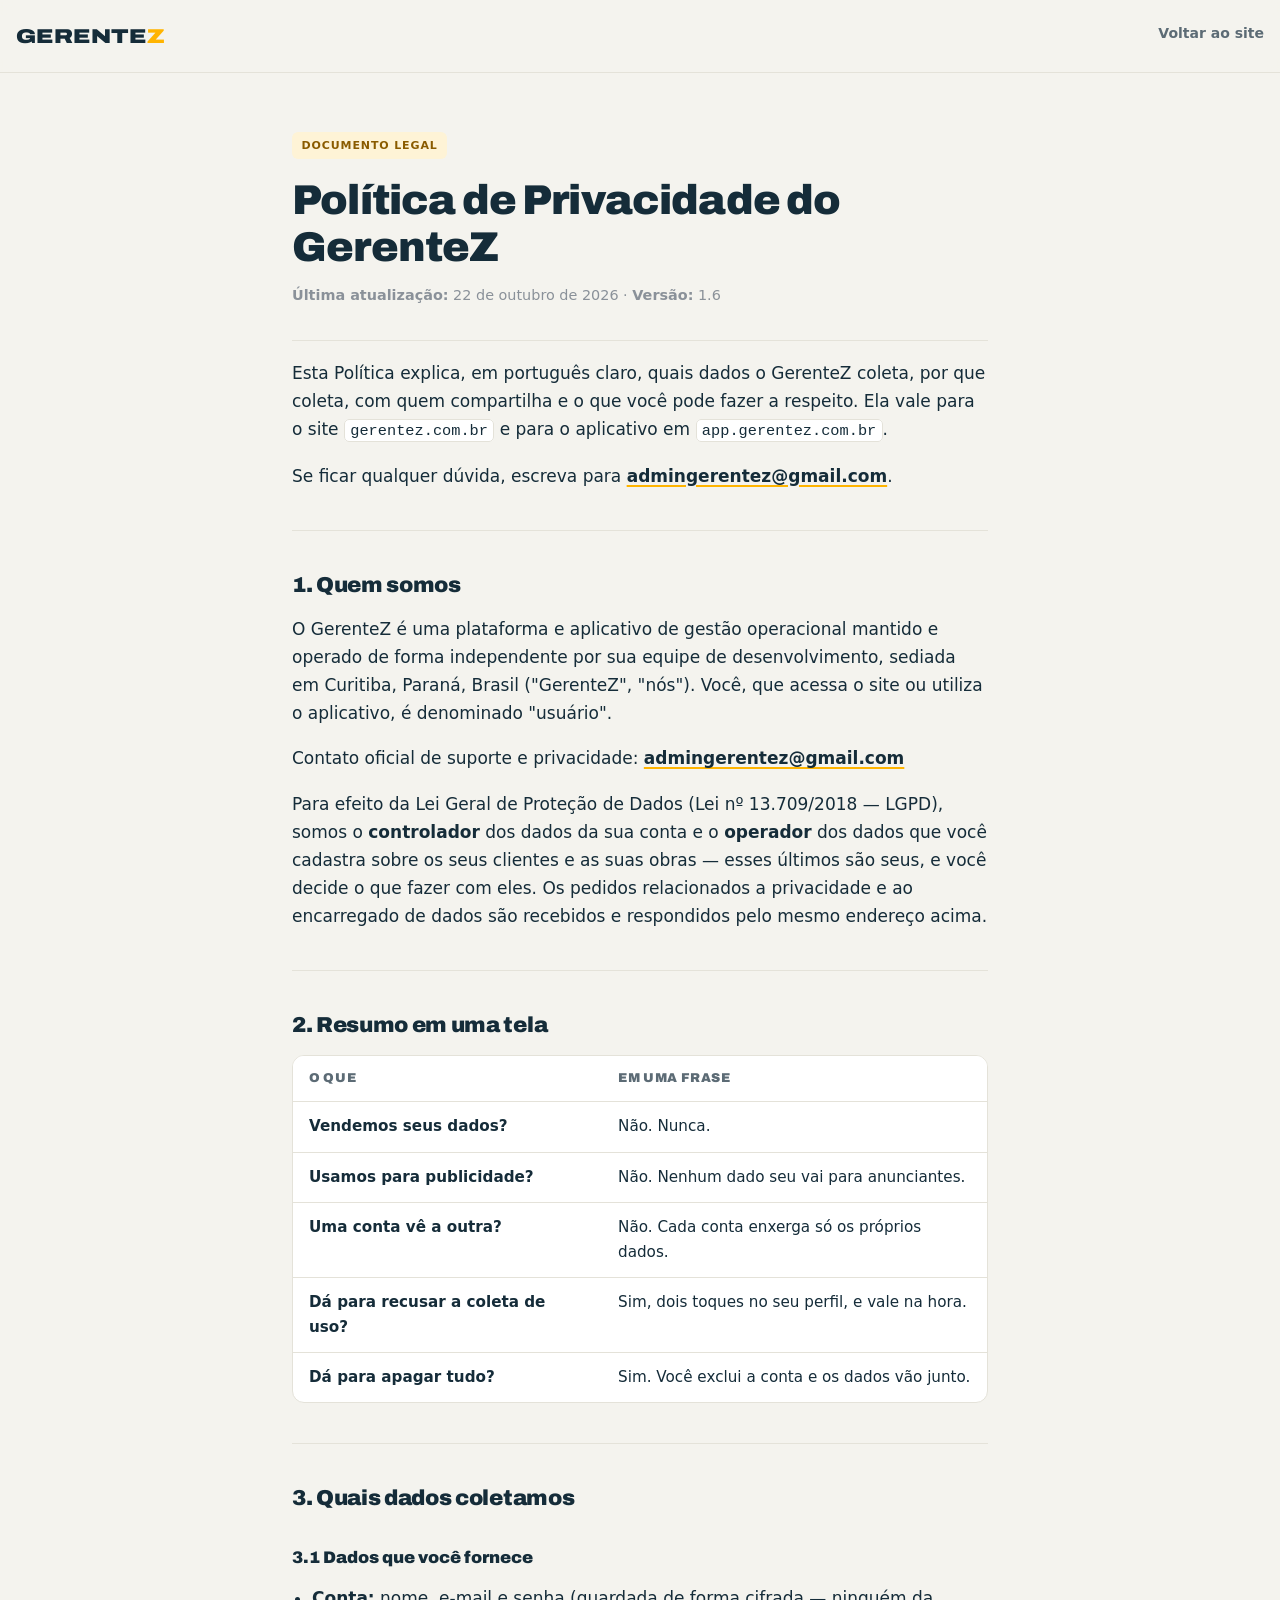
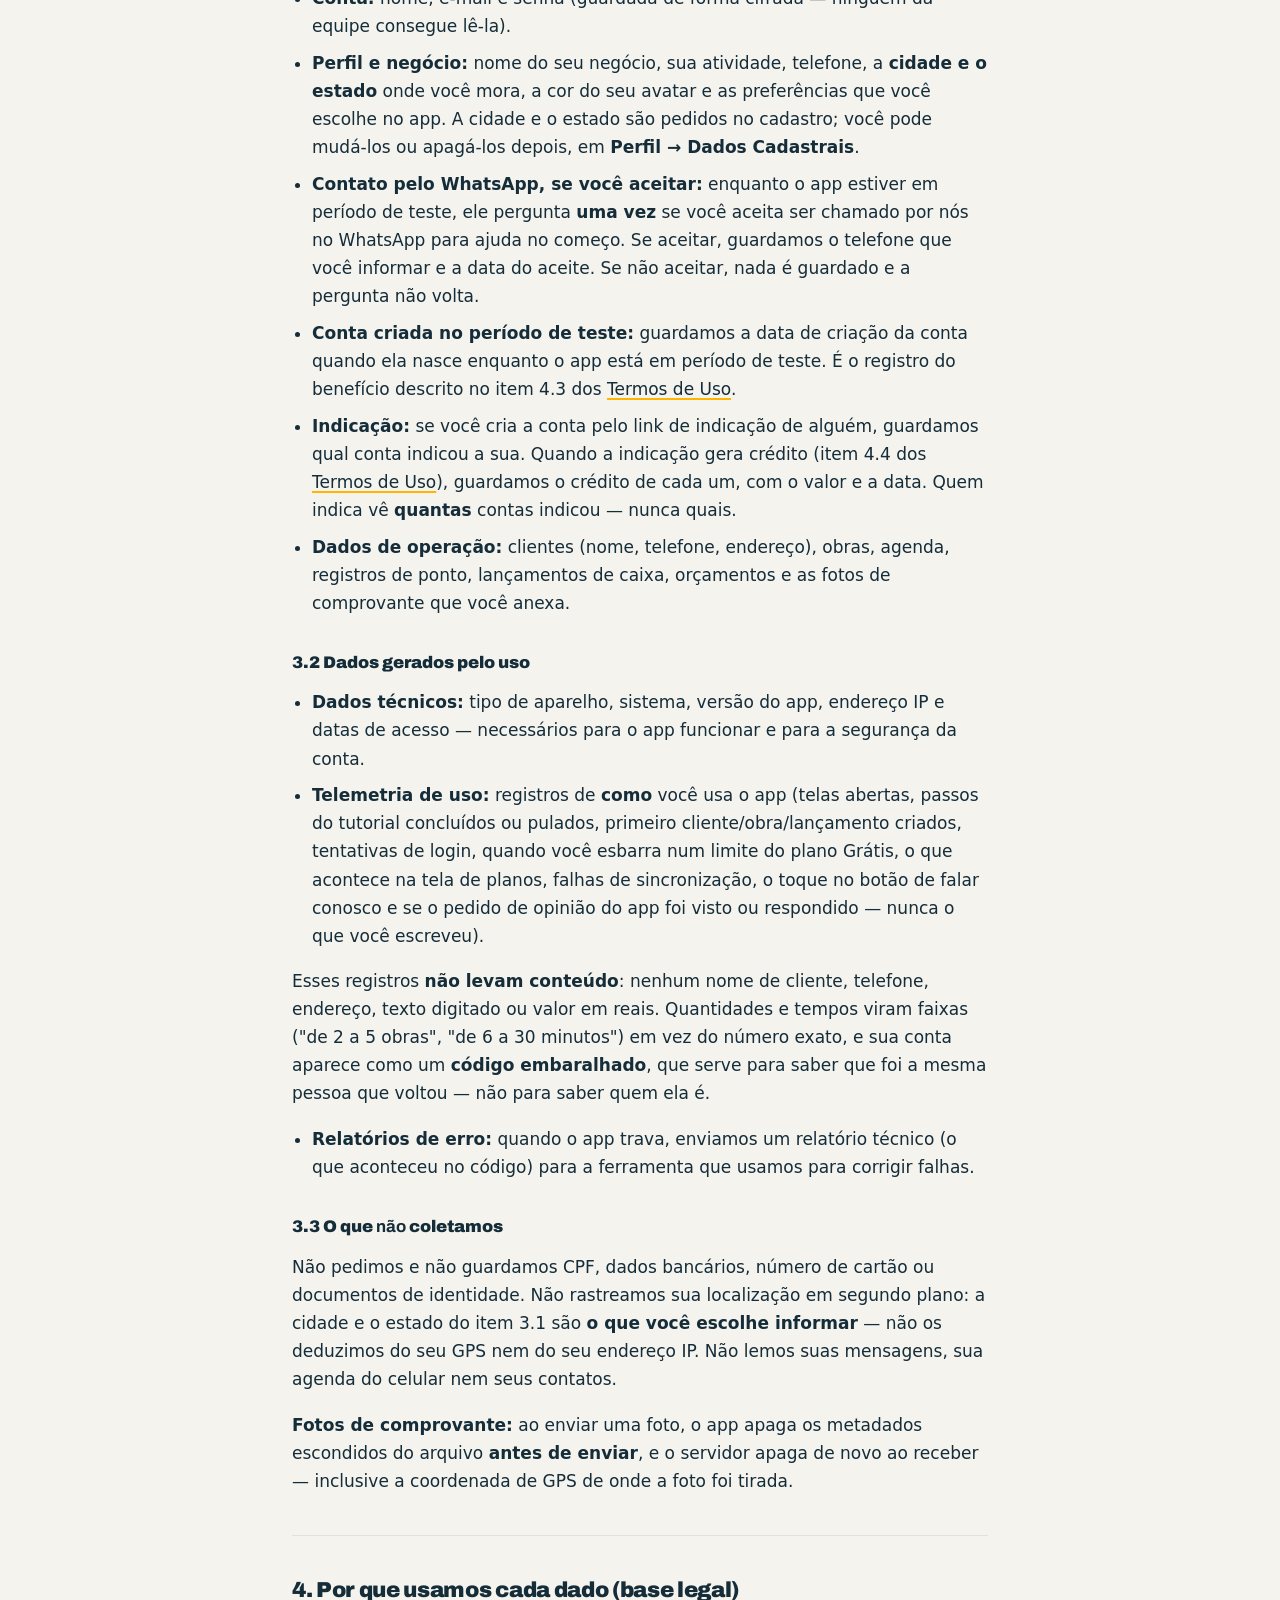
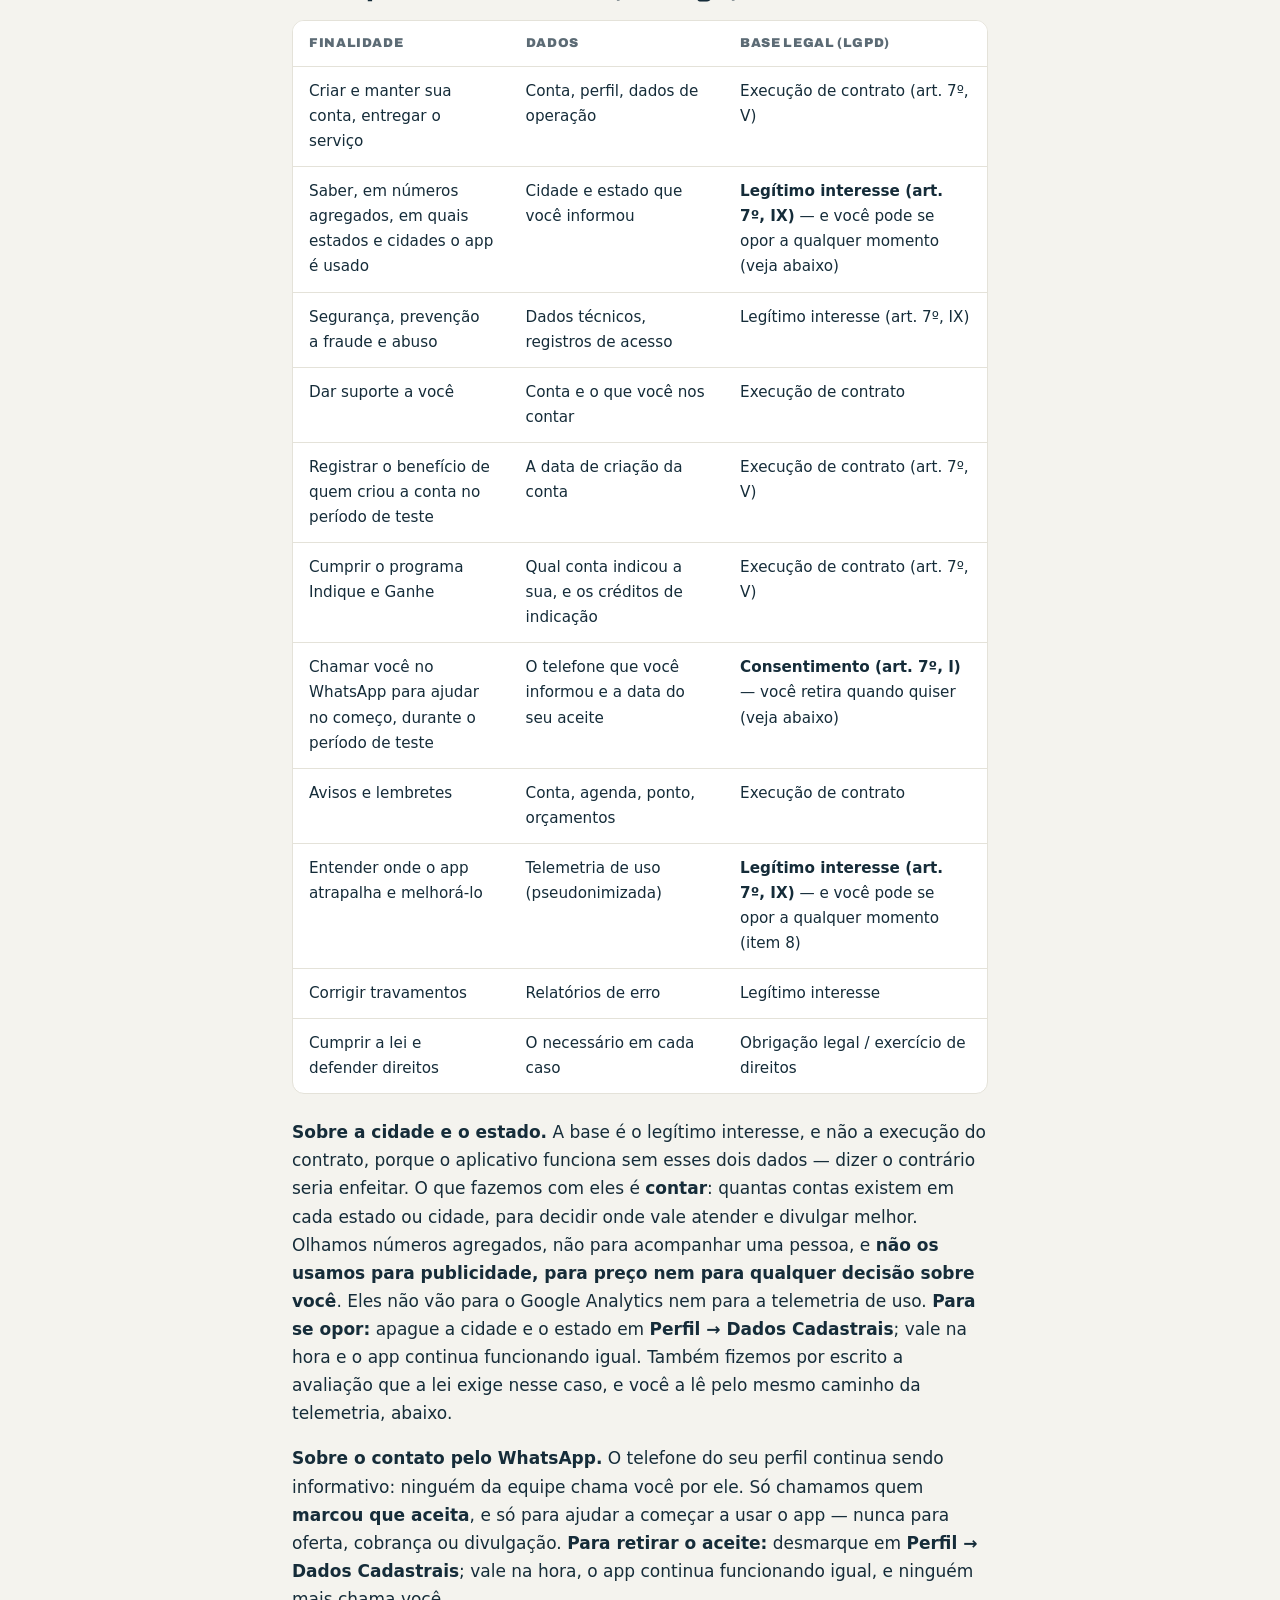
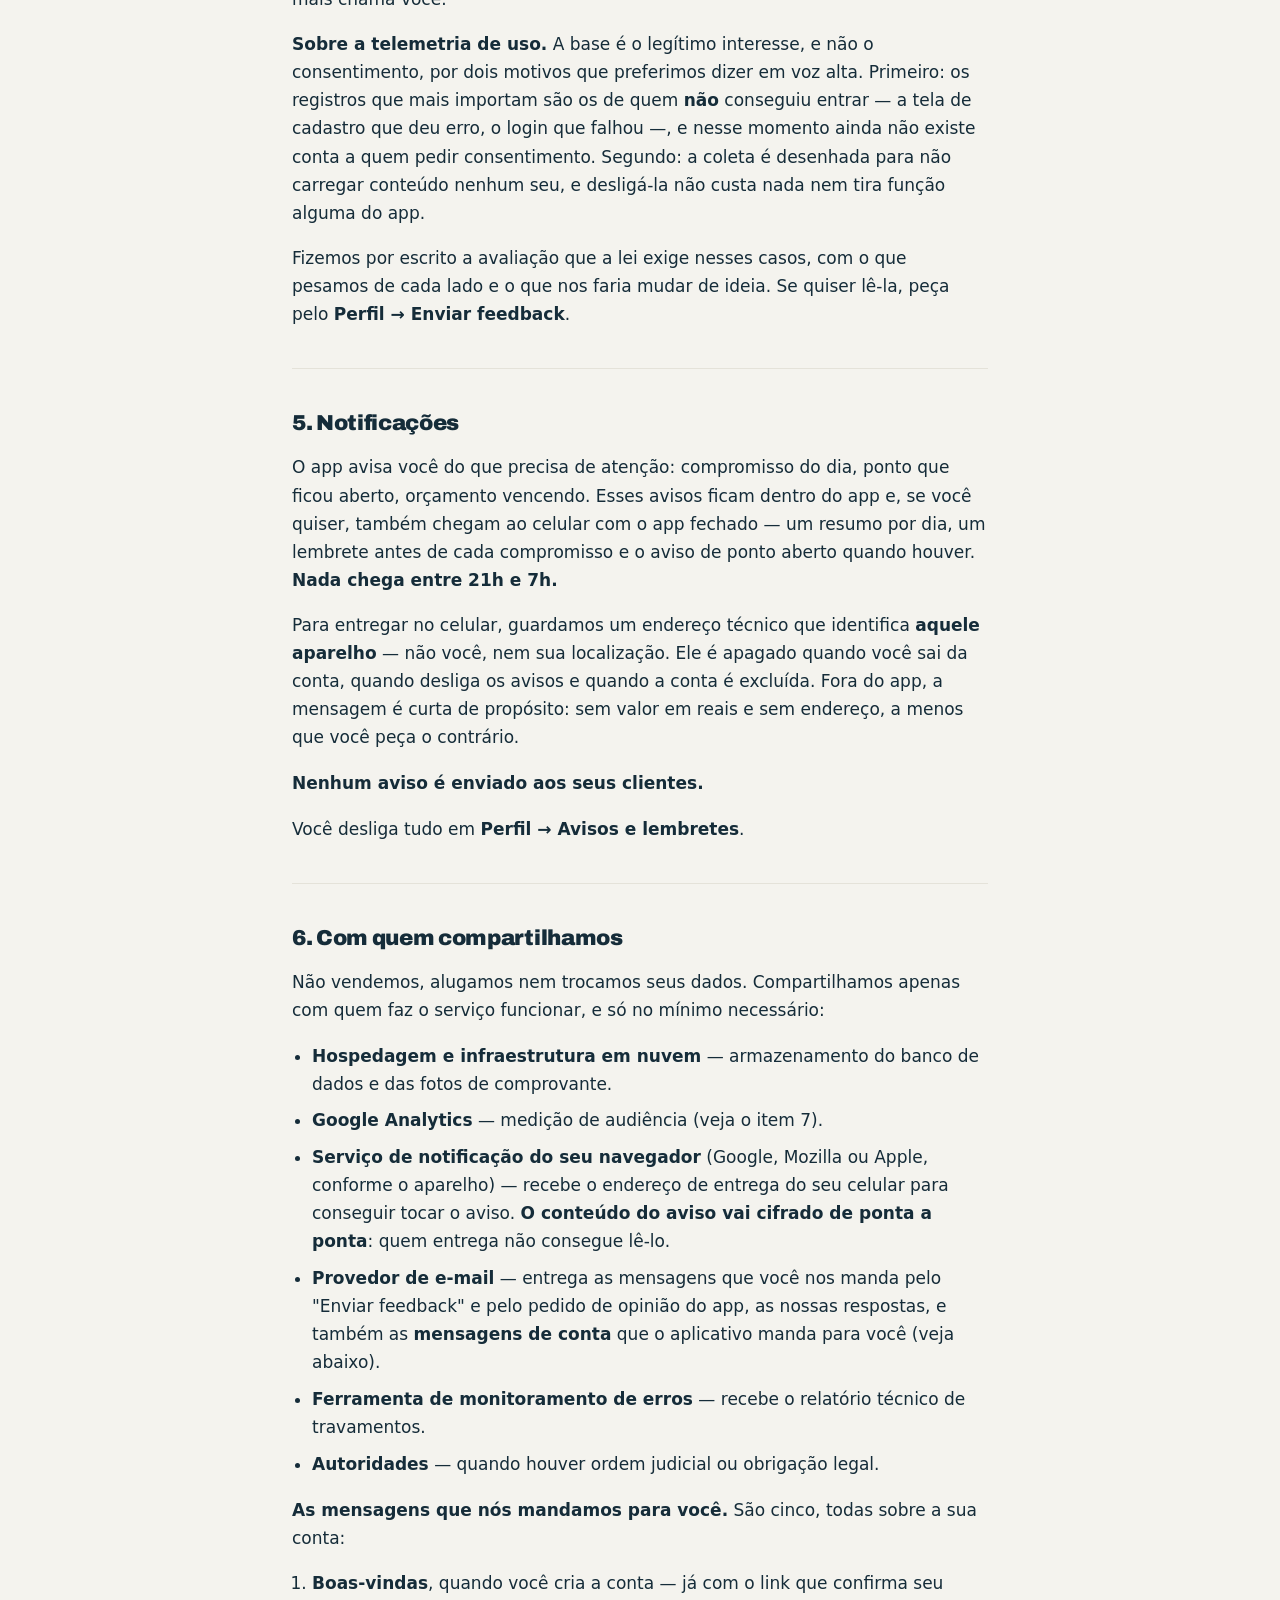
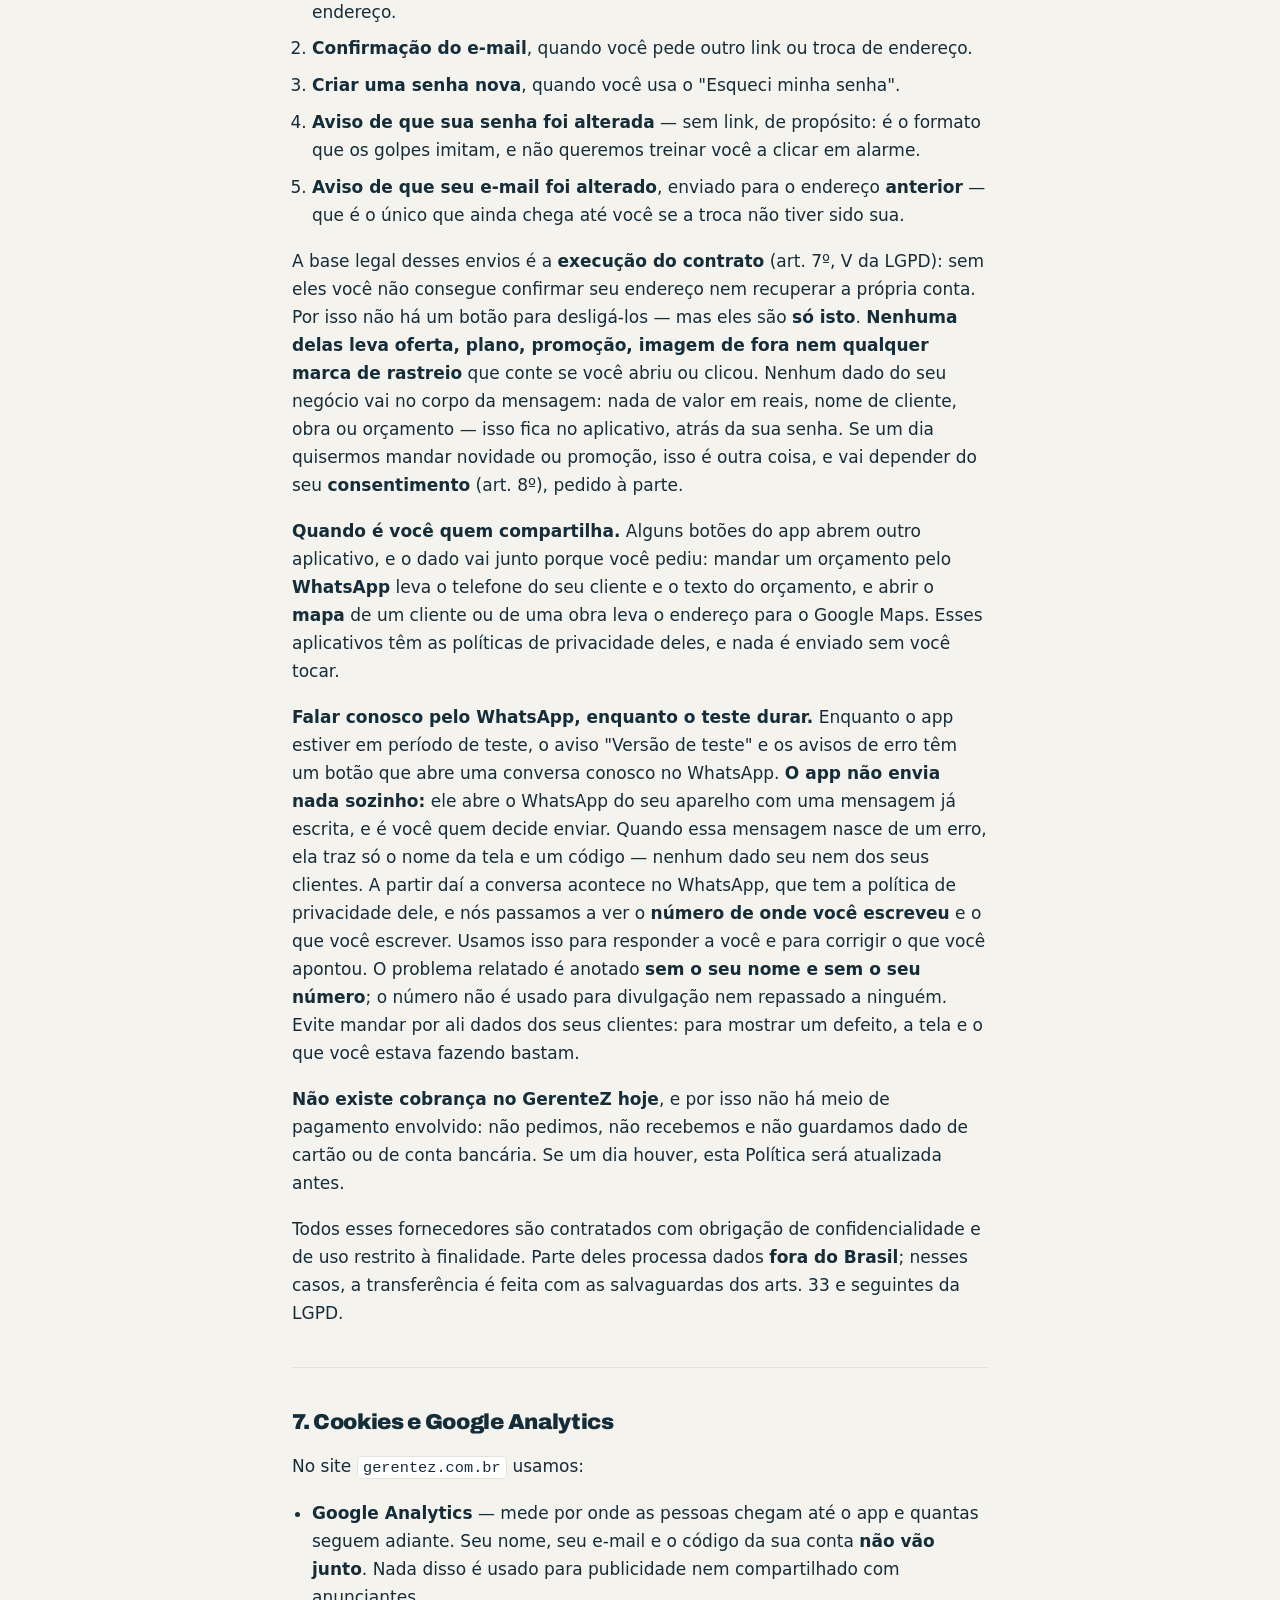
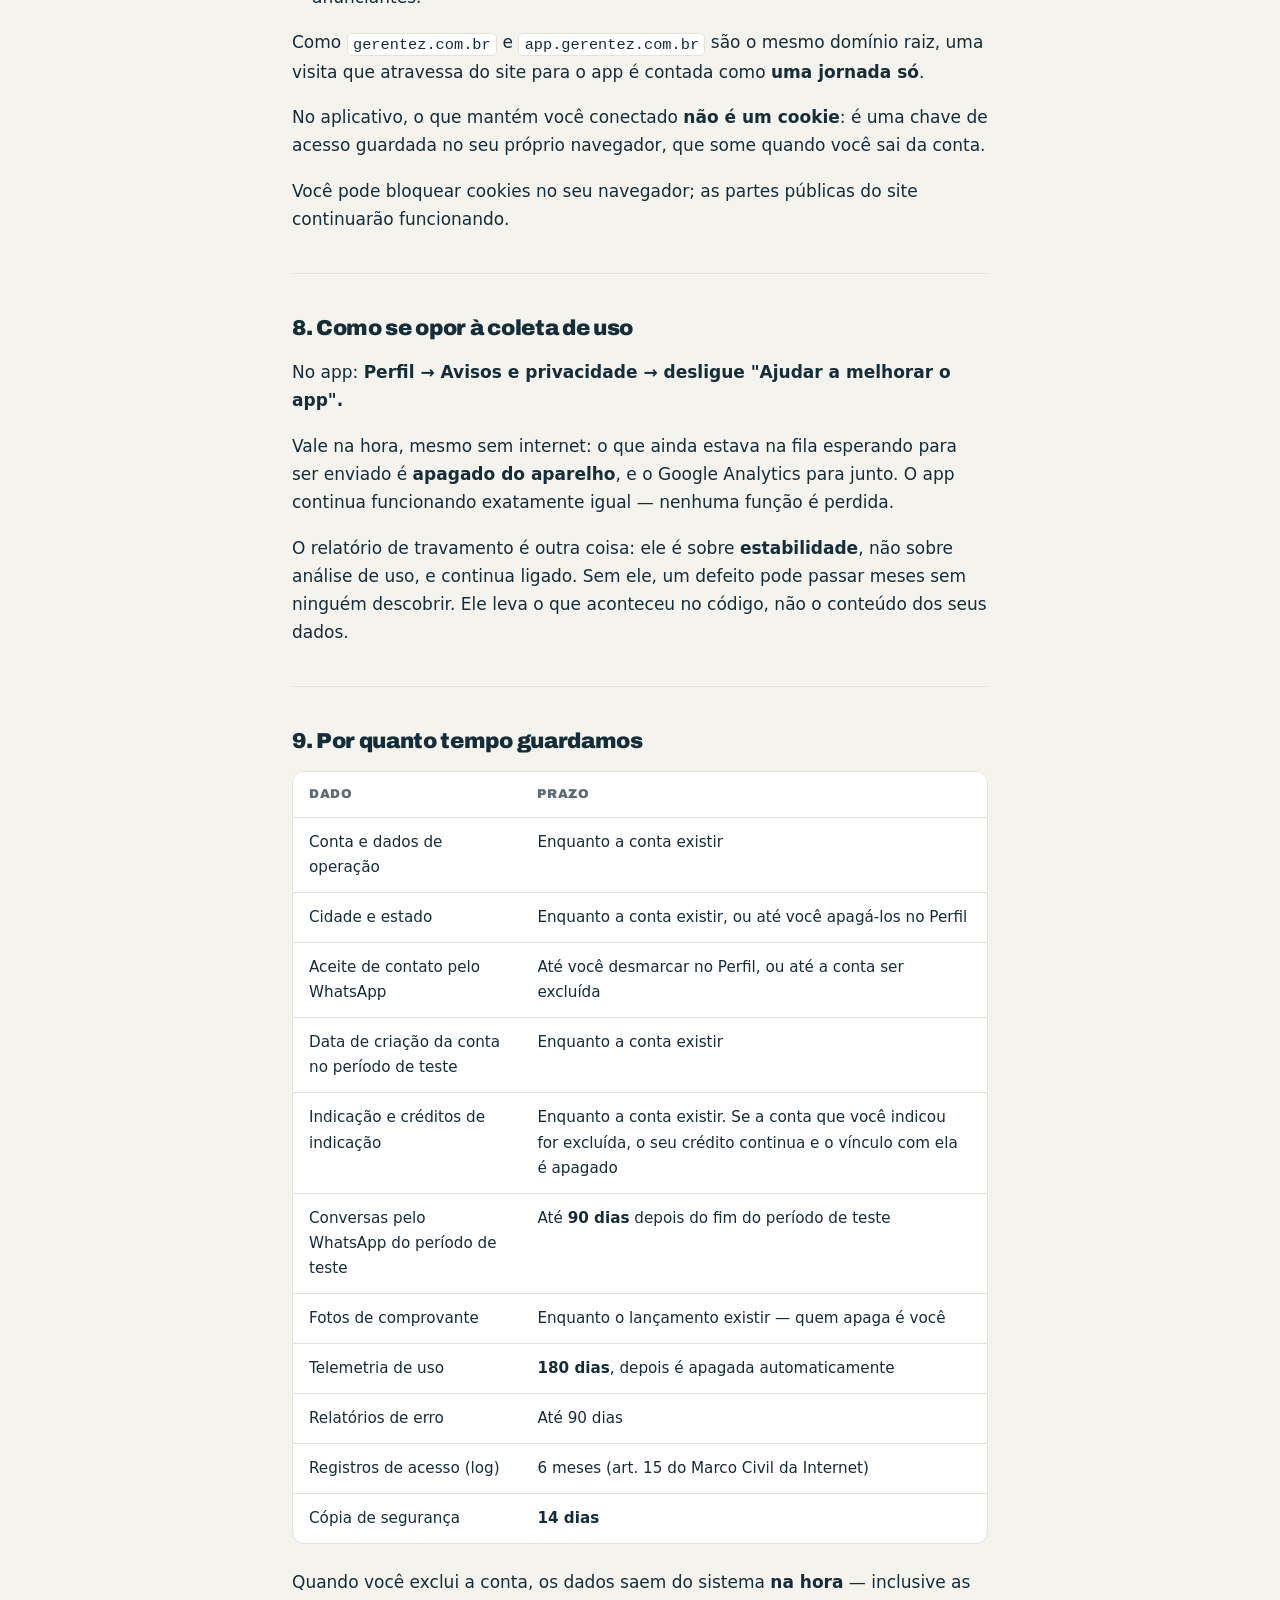
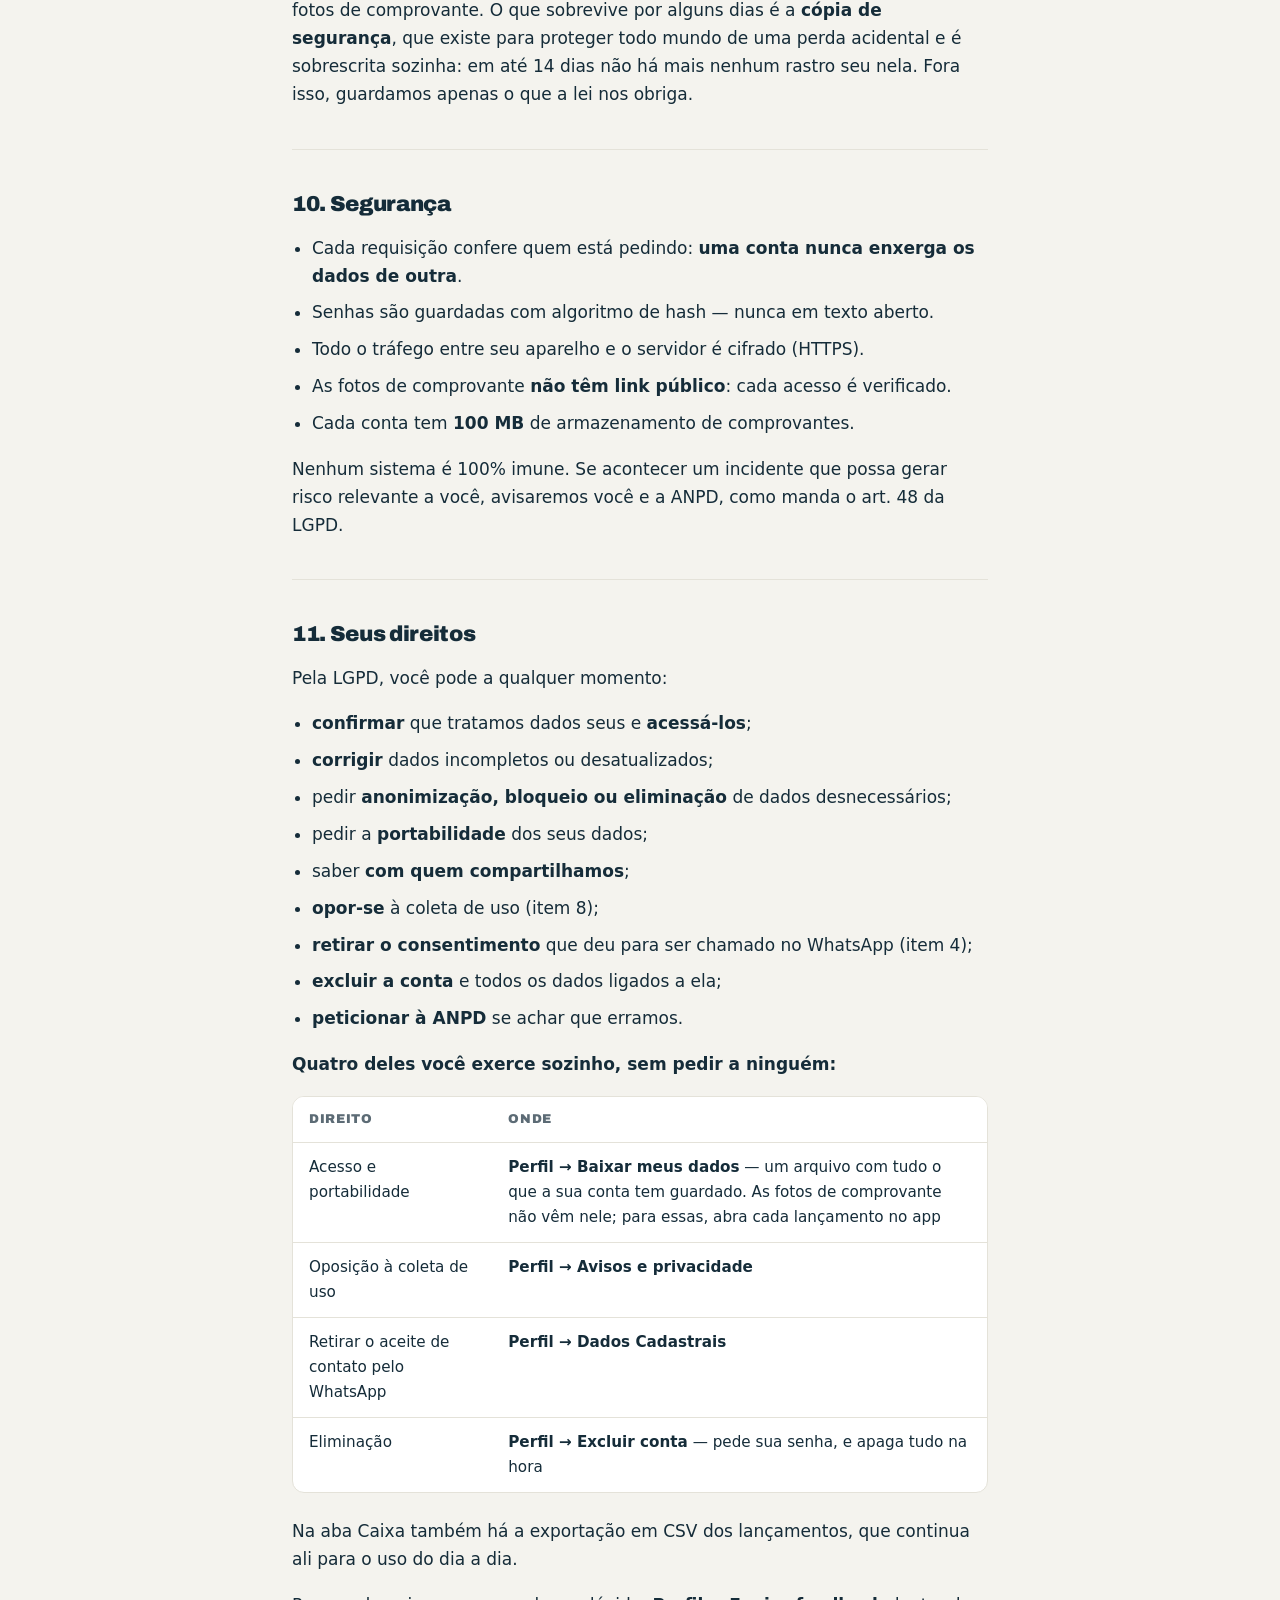
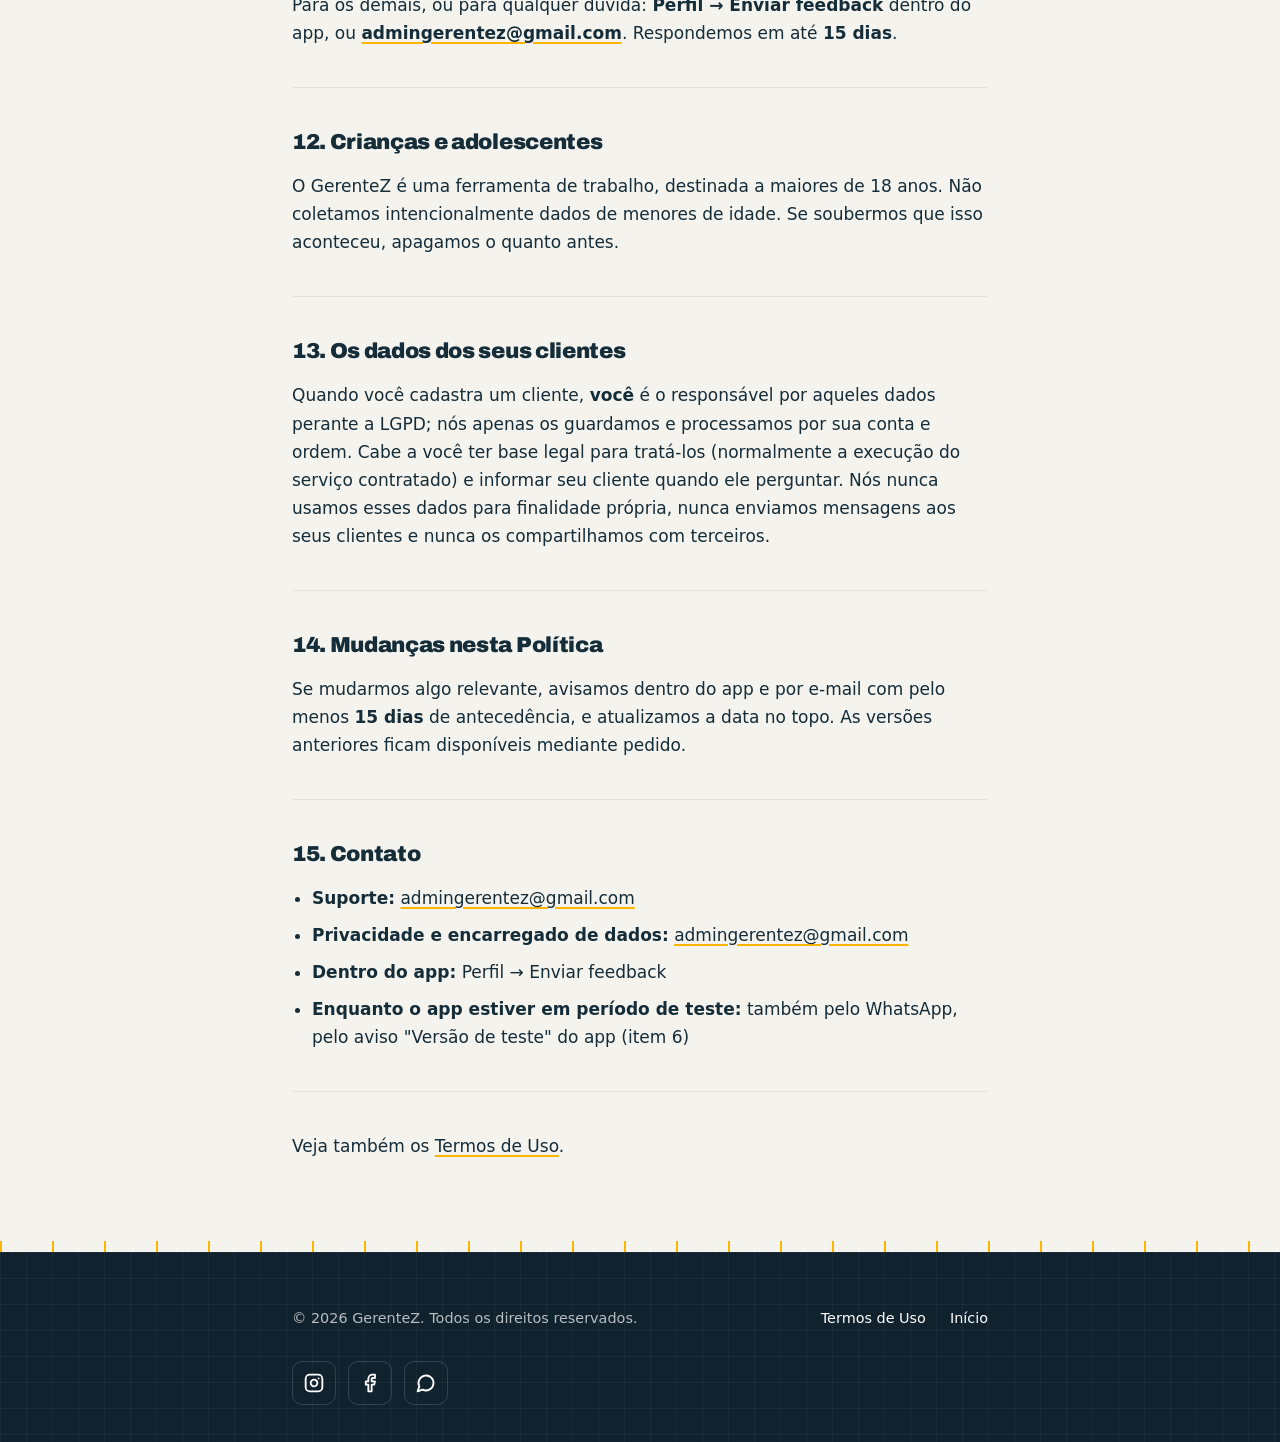
<file: privacidade.html>
<!DOCTYPE html>
<!--
  ARQUIVO PARCIALMENTE GERADO.
  O conteúdo entre LEGAL:INICIO e LEGAL:FIM é escrito automaticamente
  a partir de docs/legal/ no repositório `gerentez`. Editar aqui é trabalho perdido:
  a próxima sincronia sobrescreve. Para mudar o texto, mude a fonte.
-->
<html lang="pt-BR">
<head>
    <meta charset="UTF-8">
    <meta name="viewport" content="width=device-width, initial-scale=1.0">

    <title>Política de Privacidade | GerenteZ</title>
    <meta name="description" content="Quais dados o GerenteZ coleta, por que coleta, com quem compartilha e o que você pode fazer a respeito.">
    <meta name="theme-color" content="#152C39">
    <link rel="icon" href="favicon.svg" type="image/svg+xml">
    <link rel="canonical" href="https://www.gerentez.com.br/privacidade.html">

    <link rel="preconnect" href="https://fonts.googleapis.com">
    <link rel="preconnect" href="https://fonts.gstatic.com" crossorigin>
    <link rel="stylesheet"
          href="https://fonts.googleapis.com/css2?family=Archivo:wdth,wght@62..125,400..900&display=swap">
    <link rel="stylesheet" href="legal.css">
</head>
<body>

    <header class="gz-topo">
        <div class="gz-topo-caixa">
            <a href="index.html" class="gz-marca" aria-label="GerenteZ, página inicial">
                <span class="gz-display">Gerente<span class="z">Z</span></span>
            </a>
            <a href="index.html" class="gz-voltar">Voltar ao site</a>
        </div>
    </header>

    <main class="gz-doc">
        <!-- LEGAL:INICIO -->
        <p class="gz-rotulo gz-doc-selo">Documento legal</p>
        <h1>Política de Privacidade do GerenteZ</h1>
        <p class="gz-doc-data"><strong>Última atualização:</strong> 22 de outubro de 2026 &middot; <strong>Versão:</strong> 1.6</p>
        <p>Esta Política explica, em português claro, quais dados o GerenteZ coleta, por que
        coleta, com quem compartilha e o que você pode fazer a respeito. Ela vale para o
        site <code>gerentez.com.br</code> e para o aplicativo em <code>app.gerentez.com.br</code>.</p>
        <p>Se ficar qualquer dúvida, escreva para <strong><a href="mailto:admingerentez@gmail.com">admingerentez@gmail.com</a></strong>.</p>
        <hr />
        <h2 id="quem-somos">1. Quem somos</h2>
        <p>O GerenteZ é uma plataforma e aplicativo de gestão operacional mantido e operado de
        forma independente por sua equipe de desenvolvimento, sediada em Curitiba, Paraná,
        Brasil ("GerenteZ", "nós"). Você, que acessa o site ou utiliza o aplicativo, é
        denominado "usuário".</p>
        <p>Contato oficial de suporte e privacidade: <strong><a href="mailto:admingerentez@gmail.com">admingerentez@gmail.com</a></strong></p>
        <p>Para efeito da Lei Geral de Proteção de Dados (Lei nº 13.709/2018 — LGPD), somos o
        <strong>controlador</strong> dos dados da sua conta e o <strong>operador</strong> dos dados que você cadastra
        sobre os seus clientes e as suas obras — esses últimos são seus, e você decide o que
        fazer com eles. Os pedidos relacionados a privacidade e ao encarregado de dados são
        recebidos e respondidos pelo mesmo endereço acima.</p>
        <hr />
        <h2 id="resumo">2. Resumo em uma tela</h2>
        <div class="gz-tabela-caixa">
        <table>
        <thead>
        <tr>
        <th>O que</th>
        <th>Em uma frase</th>
        </tr>
        </thead>
        <tbody>
        <tr>
        <td><strong>Vendemos seus dados?</strong></td>
        <td>Não. Nunca.</td>
        </tr>
        <tr>
        <td><strong>Usamos para publicidade?</strong></td>
        <td>Não. Nenhum dado seu vai para anunciantes.</td>
        </tr>
        <tr>
        <td><strong>Uma conta vê a outra?</strong></td>
        <td>Não. Cada conta enxerga só os próprios dados.</td>
        </tr>
        <tr>
        <td><strong>Dá para recusar a coleta de uso?</strong></td>
        <td>Sim, dois toques no seu perfil, e vale na hora.</td>
        </tr>
        <tr>
        <td><strong>Dá para apagar tudo?</strong></td>
        <td>Sim. Você exclui a conta e os dados vão junto.</td>
        </tr>
        </tbody>
        </table>
        </div>
        <hr />
        <h2 id="dados">3. Quais dados coletamos</h2>
        <h3>3.1 Dados que você fornece</h3>
        <ul>
        <li><strong>Conta:</strong> nome, e-mail e senha (guardada de forma cifrada — ninguém da equipe
          consegue lê-la).</li>
        <li><strong>Perfil e negócio:</strong> nome do seu negócio, sua atividade, telefone, a <strong>cidade e o
          estado</strong> onde você mora, a cor do seu avatar e as preferências que você escolhe no
          app. A cidade e o estado são pedidos no cadastro; você pode mudá-los ou apagá-los
          depois, em <strong>Perfil → Dados Cadastrais</strong>.</li>
        <li><strong>Contato pelo WhatsApp, se você aceitar:</strong> enquanto o app estiver em período de
          teste, ele pergunta <strong>uma vez</strong> se você aceita ser chamado por nós no WhatsApp para
          ajuda no começo. Se aceitar, guardamos o telefone que você informar e a data do
          aceite. Se não aceitar, nada é guardado e a pergunta não volta.</li>
        <li><strong>Conta criada no período de teste:</strong> guardamos a data de criação da conta quando ela
          nasce enquanto o app está em período de teste. É o registro do benefício descrito no
          item 4.3 dos <a href="termos.html">Termos de Uso</a>.</li>
        <li><strong>Indicação:</strong> se você cria a conta pelo link de indicação de alguém, guardamos qual
          conta indicou a sua. Quando a indicação gera crédito (item 4.4 dos
          <a href="termos.html">Termos de Uso</a>), guardamos o crédito de cada um, com o valor e a
          data. Quem indica vê <strong>quantas</strong> contas indicou — nunca quais.</li>
        <li><strong>Dados de operação:</strong> clientes (nome, telefone, endereço), obras, agenda,
          registros de ponto, lançamentos de caixa, orçamentos e as fotos de comprovante que
          você anexa.</li>
        </ul>
        <h3>3.2 Dados gerados pelo uso</h3>
        <ul>
        <li><strong>Dados técnicos:</strong> tipo de aparelho, sistema, versão do app, endereço IP e datas
          de acesso — necessários para o app funcionar e para a segurança da conta.</li>
        <li><strong>Telemetria de uso:</strong> registros de <strong>como</strong> você usa o app (telas abertas, passos
          do tutorial concluídos ou pulados, primeiro cliente/obra/lançamento criados,
          tentativas de login, quando você esbarra num limite do plano Grátis, o que acontece
          na tela de planos, falhas de sincronização, o toque no botão de falar conosco e se o
          pedido de opinião do app foi visto ou respondido — nunca o que você escreveu).</li>
        </ul>
        <p>Esses registros <strong>não levam conteúdo</strong>: nenhum nome de cliente, telefone, endereço,
          texto digitado ou valor em reais. Quantidades e tempos viram faixas ("de 2 a 5
          obras", "de 6 a 30 minutos") em vez do número exato, e sua conta aparece como um
          <strong>código embaralhado</strong>, que serve para saber que foi a mesma pessoa que voltou —
          não para saber quem ela é.</p>
        <ul>
        <li><strong>Relatórios de erro:</strong> quando o app trava, enviamos um relatório técnico (o que
          aconteceu no código) para a ferramenta que usamos para corrigir falhas.</li>
        </ul>
        <h3>3.3 O que <strong>não</strong> coletamos</h3>
        <p>Não pedimos e não guardamos CPF, dados bancários, número de cartão ou documentos de
        identidade. Não rastreamos sua localização em segundo plano: a cidade e o estado do
        item 3.1 são <strong>o que você escolhe informar</strong> — não os deduzimos do seu GPS nem do seu
        endereço IP. Não lemos suas mensagens, sua agenda do celular nem seus contatos.</p>
        <p><strong>Fotos de comprovante:</strong> ao enviar uma foto, o app apaga os metadados escondidos do
        arquivo <strong>antes de enviar</strong>, e o servidor apaga de novo ao receber — inclusive a
        coordenada de GPS de onde a foto foi tirada.</p>
        <hr />
        <h2 id="base-legal">4. Por que usamos cada dado (base legal)</h2>
        <div class="gz-tabela-caixa">
        <table>
        <thead>
        <tr>
        <th>Finalidade</th>
        <th>Dados</th>
        <th>Base legal (LGPD)</th>
        </tr>
        </thead>
        <tbody>
        <tr>
        <td>Criar e manter sua conta, entregar o serviço</td>
        <td>Conta, perfil, dados de operação</td>
        <td>Execução de contrato (art. 7º, V)</td>
        </tr>
        <tr>
        <td>Saber, em números agregados, em quais estados e cidades o app é usado</td>
        <td>Cidade e estado que você informou</td>
        <td><strong>Legítimo interesse (art. 7º, IX)</strong> — e você pode se opor a qualquer momento (veja abaixo)</td>
        </tr>
        <tr>
        <td>Segurança, prevenção a fraude e abuso</td>
        <td>Dados técnicos, registros de acesso</td>
        <td>Legítimo interesse (art. 7º, IX)</td>
        </tr>
        <tr>
        <td>Dar suporte a você</td>
        <td>Conta e o que você nos contar</td>
        <td>Execução de contrato</td>
        </tr>
        <tr>
        <td>Registrar o benefício de quem criou a conta no período de teste</td>
        <td>A data de criação da conta</td>
        <td>Execução de contrato (art. 7º, V)</td>
        </tr>
        <tr>
        <td>Cumprir o programa Indique e Ganhe</td>
        <td>Qual conta indicou a sua, e os créditos de indicação</td>
        <td>Execução de contrato (art. 7º, V)</td>
        </tr>
        <tr>
        <td>Chamar você no WhatsApp para ajudar no começo, durante o período de teste</td>
        <td>O telefone que você informou e a data do seu aceite</td>
        <td><strong>Consentimento (art. 7º, I)</strong> — você retira quando quiser (veja abaixo)</td>
        </tr>
        <tr>
        <td>Avisos e lembretes</td>
        <td>Conta, agenda, ponto, orçamentos</td>
        <td>Execução de contrato</td>
        </tr>
        <tr>
        <td>Entender onde o app atrapalha e melhorá-lo</td>
        <td>Telemetria de uso (pseudonimizada)</td>
        <td><strong>Legítimo interesse (art. 7º, IX)</strong> — e você pode se opor a qualquer momento (item 8)</td>
        </tr>
        <tr>
        <td>Corrigir travamentos</td>
        <td>Relatórios de erro</td>
        <td>Legítimo interesse</td>
        </tr>
        <tr>
        <td>Cumprir a lei e defender direitos</td>
        <td>O necessário em cada caso</td>
        <td>Obrigação legal / exercício de direitos</td>
        </tr>
        </tbody>
        </table>
        </div>
        <p><strong>Sobre a cidade e o estado.</strong> A base é o legítimo interesse, e não a execução do
        contrato, porque o aplicativo funciona sem esses dois dados — dizer o contrário seria
        enfeitar. O que fazemos com eles é <strong>contar</strong>: quantas contas existem em cada estado ou
        cidade, para decidir onde vale atender e divulgar melhor. Olhamos números agregados, não
        para acompanhar uma pessoa, e <strong>não os usamos para publicidade, para preço nem para
        qualquer decisão sobre você</strong>. Eles não vão para o Google Analytics nem para a
        telemetria de uso. <strong>Para se opor:</strong> apague a cidade e o estado em <strong>Perfil → Dados
        Cadastrais</strong>; vale na hora e o app continua funcionando igual. Também fizemos por escrito
        a avaliação que a lei exige nesse caso, e você a lê pelo mesmo caminho da telemetria,
        abaixo.</p>
        <p><strong>Sobre o contato pelo WhatsApp.</strong> O telefone do seu perfil continua sendo informativo:
        ninguém da equipe chama você por ele. Só chamamos quem <strong>marcou que aceita</strong>, e só para
        ajudar a começar a usar o app — nunca para oferta, cobrança ou divulgação. <strong>Para
        retirar o aceite:</strong> desmarque em <strong>Perfil → Dados Cadastrais</strong>; vale na hora, o app
        continua funcionando igual, e ninguém mais chama você.</p>
        <p><strong>Sobre a telemetria de uso.</strong> A base é o legítimo interesse, e não o
        consentimento, por dois motivos que preferimos dizer em voz alta. Primeiro: os
        registros que mais importam são os de quem <strong>não</strong> conseguiu entrar — a tela de
        cadastro que deu erro, o login que falhou —, e nesse momento ainda não existe
        conta a quem pedir consentimento. Segundo: a coleta é desenhada para não carregar
        conteúdo nenhum seu, e desligá-la não custa nada nem tira função alguma do app.</p>
        <p>Fizemos por escrito a avaliação que a lei exige nesses casos, com o que pesamos
        de cada lado e o que nos faria mudar de ideia. Se quiser lê-la, peça pelo
        <strong>Perfil → Enviar feedback</strong>.</p>
        <hr />
        <h2 id="notificacoes">5. Notificações</h2>
        <p>O app avisa você do que precisa de atenção: compromisso do dia, ponto que ficou
        aberto, orçamento vencendo. Esses avisos ficam dentro do app e, se você quiser,
        também chegam ao celular com o app fechado — um resumo por dia, um lembrete antes de
        cada compromisso e o aviso de ponto aberto quando houver. <strong>Nada chega entre 21h e
        7h.</strong></p>
        <p>Para entregar no celular, guardamos um endereço técnico que identifica <strong>aquele
        aparelho</strong> — não você, nem sua localização. Ele é apagado quando você sai da conta,
        quando desliga os avisos e quando a conta é excluída. Fora do app, a mensagem é curta
        de propósito: sem valor em reais e sem endereço, a menos que você peça o contrário.</p>
        <p><strong>Nenhum aviso é enviado aos seus clientes.</strong></p>
        <p>Você desliga tudo em <strong>Perfil → Avisos e lembretes</strong>.</p>
        <hr />
        <h2 id="compartilhamento">6. Com quem compartilhamos</h2>
        <p>Não vendemos, alugamos nem trocamos seus dados. Compartilhamos apenas com quem faz o
        serviço funcionar, e só no mínimo necessário:</p>
        <ul>
        <li><strong>Hospedagem e infraestrutura em nuvem</strong> — armazenamento do banco de dados e das
          fotos de comprovante.</li>
        <li><strong>Google Analytics</strong> — medição de audiência (veja o item 7).</li>
        <li><strong>Serviço de notificação do seu navegador</strong> (Google, Mozilla ou Apple, conforme o
          aparelho) — recebe o endereço de entrega do seu celular para conseguir tocar o
          aviso. <strong>O conteúdo do aviso vai cifrado de ponta a ponta</strong>: quem entrega não
          consegue lê-lo.</li>
        <li><strong>Provedor de e-mail</strong> — entrega as mensagens que você nos manda pelo "Enviar
          feedback" e pelo pedido de opinião do app, as nossas respostas, e também as
          <strong>mensagens de conta</strong> que o aplicativo manda para você (veja abaixo).</li>
        <li><strong>Ferramenta de monitoramento de erros</strong> — recebe o relatório técnico de
          travamentos.</li>
        <li><strong>Autoridades</strong> — quando houver ordem judicial ou obrigação legal.</li>
        </ul>
        <p><strong>As mensagens que nós mandamos para você.</strong> São cinco, todas sobre a sua conta:</p>
        <ol>
        <li><strong>Boas-vindas</strong>, quando você cria a conta — já com o link que confirma seu endereço.</li>
        <li><strong>Confirmação do e-mail</strong>, quando você pede outro link ou troca de endereço.</li>
        <li><strong>Criar uma senha nova</strong>, quando você usa o "Esqueci minha senha".</li>
        <li><strong>Aviso de que sua senha foi alterada</strong> — sem link, de propósito: é o formato que os
           golpes imitam, e não queremos treinar você a clicar em alarme.</li>
        <li><strong>Aviso de que seu e-mail foi alterado</strong>, enviado para o endereço <strong>anterior</strong> — que é
           o único que ainda chega até você se a troca não tiver sido sua.</li>
        </ol>
        <p>A base legal desses envios é a <strong>execução do contrato</strong> (art. 7º, V da LGPD): sem eles
        você não consegue confirmar seu endereço nem recuperar a própria conta. Por isso não há
        um botão para desligá-los — mas eles são <strong>só isto</strong>. <strong>Nenhuma delas leva oferta, plano,
        promoção, imagem de fora nem qualquer marca de rastreio</strong> que conte se você abriu ou
        clicou. Nenhum dado do seu negócio vai no corpo da mensagem: nada de valor em reais,
        nome de cliente, obra ou orçamento — isso fica no aplicativo, atrás da sua senha. Se um
        dia quisermos mandar novidade ou promoção, isso é outra coisa, e vai depender do seu
        <strong>consentimento</strong> (art. 8º), pedido à parte.</p>
        <p><strong>Quando é você quem compartilha.</strong> Alguns botões do app abrem outro aplicativo, e
        o dado vai junto porque você pediu: mandar um orçamento pelo <strong>WhatsApp</strong> leva o
        telefone do seu cliente e o texto do orçamento, e abrir o <strong>mapa</strong> de um cliente ou
        de uma obra leva o endereço para o Google Maps. Esses aplicativos têm as políticas
        de privacidade deles, e nada é enviado sem você tocar.</p>
        <p><strong>Falar conosco pelo WhatsApp, enquanto o teste durar.</strong> Enquanto o app estiver em
        período de teste, o aviso "Versão de teste" e os avisos de erro têm um botão que abre
        uma conversa conosco no WhatsApp. <strong>O app não envia nada sozinho:</strong> ele abre o WhatsApp
        do seu aparelho com uma mensagem já escrita, e é você quem decide enviar. Quando essa
        mensagem nasce de um erro, ela traz só o nome da tela e um código — nenhum dado seu nem
        dos seus clientes. A partir daí a conversa acontece no WhatsApp, que tem a política de
        privacidade dele, e nós passamos a ver o <strong>número de onde você escreveu</strong> e o que você
        escrever. Usamos isso para responder a você e para corrigir o que você apontou. O
        problema relatado é anotado <strong>sem o seu nome e sem o seu número</strong>; o número não é usado
        para divulgação nem repassado a ninguém. Evite mandar por ali dados dos seus clientes:
        para mostrar um defeito, a tela e o que você estava fazendo bastam.</p>
        <p><strong>Não existe cobrança no GerenteZ hoje</strong>, e por isso não há meio de pagamento
        envolvido: não pedimos, não recebemos e não guardamos dado de cartão ou de conta
        bancária. Se um dia houver, esta Política será atualizada antes.</p>
        <p>Todos esses fornecedores são contratados com obrigação de confidencialidade e de uso
        restrito à finalidade. Parte deles processa dados <strong>fora do Brasil</strong>; nesses casos, a
        transferência é feita com as salvaguardas dos arts. 33 e seguintes da LGPD.</p>
        <hr />
        <h2 id="cookies">7. Cookies e Google Analytics</h2>
        <p>No site <code>gerentez.com.br</code> usamos:</p>
        <ul>
        <li><strong>Google Analytics</strong> — mede por onde as pessoas chegam até o app e quantas seguem
          adiante. Seu nome, seu e-mail e o código da sua conta <strong>não vão junto</strong>. Nada disso
          é usado para publicidade nem compartilhado com anunciantes.</li>
        </ul>
        <p>Como <code>gerentez.com.br</code> e <code>app.gerentez.com.br</code> são o mesmo domínio raiz, uma visita
        que atravessa do site para o app é contada como <strong>uma jornada só</strong>.</p>
        <p>No aplicativo, o que mantém você conectado <strong>não é um cookie</strong>: é uma chave de acesso
        guardada no seu próprio navegador, que some quando você sai da conta.</p>
        <p>Você pode bloquear cookies no seu navegador; as partes públicas do site continuarão
        funcionando.</p>
        <hr />
        <h2 id="opor">8. Como se opor à coleta de uso</h2>
        <p>No app: <strong>Perfil → Avisos e privacidade → desligue "Ajudar a melhorar o app".</strong></p>
        <p>Vale na hora, mesmo sem internet: o que ainda estava na fila esperando para ser
        enviado é <strong>apagado do aparelho</strong>, e o Google Analytics para junto. O app continua
        funcionando exatamente igual — nenhuma função é perdida.</p>
        <p>O relatório de travamento é outra coisa: ele é sobre <strong>estabilidade</strong>, não sobre
        análise de uso, e continua ligado. Sem ele, um defeito pode passar meses sem ninguém
        descobrir. Ele leva o que aconteceu no código, não o conteúdo dos seus dados.</p>
        <hr />
        <h2 id="prazos">9. Por quanto tempo guardamos</h2>
        <div class="gz-tabela-caixa">
        <table>
        <thead>
        <tr>
        <th>Dado</th>
        <th>Prazo</th>
        </tr>
        </thead>
        <tbody>
        <tr>
        <td>Conta e dados de operação</td>
        <td>Enquanto a conta existir</td>
        </tr>
        <tr>
        <td>Cidade e estado</td>
        <td>Enquanto a conta existir, ou até você apagá-los no Perfil</td>
        </tr>
        <tr>
        <td>Aceite de contato pelo WhatsApp</td>
        <td>Até você desmarcar no Perfil, ou até a conta ser excluída</td>
        </tr>
        <tr>
        <td>Data de criação da conta no período de teste</td>
        <td>Enquanto a conta existir</td>
        </tr>
        <tr>
        <td>Indicação e créditos de indicação</td>
        <td>Enquanto a conta existir. Se a conta que você indicou for excluída, o seu crédito continua e o vínculo com ela é apagado</td>
        </tr>
        <tr>
        <td>Conversas pelo WhatsApp do período de teste</td>
        <td>Até <strong>90 dias</strong> depois do fim do período de teste</td>
        </tr>
        <tr>
        <td>Fotos de comprovante</td>
        <td>Enquanto o lançamento existir — quem apaga é você</td>
        </tr>
        <tr>
        <td>Telemetria de uso</td>
        <td><strong>180 dias</strong>, depois é apagada automaticamente</td>
        </tr>
        <tr>
        <td>Relatórios de erro</td>
        <td>Até 90 dias</td>
        </tr>
        <tr>
        <td>Registros de acesso (log)</td>
        <td>6 meses (art. 15 do Marco Civil da Internet)</td>
        </tr>
        <tr>
        <td>Cópia de segurança</td>
        <td><strong>14 dias</strong></td>
        </tr>
        </tbody>
        </table>
        </div>
        <p>Quando você exclui a conta, os dados saem do sistema <strong>na hora</strong> — inclusive as
        fotos de comprovante. O que sobrevive por alguns dias é a <strong>cópia de segurança</strong>,
        que existe para proteger todo mundo de uma perda acidental e é sobrescrita sozinha:
        em até 14 dias não há mais nenhum rastro seu nela. Fora isso, guardamos apenas o
        que a lei nos obriga.</p>
        <hr />
        <h2 id="seguranca">10. Segurança</h2>
        <ul>
        <li>Cada requisição confere quem está pedindo: <strong>uma conta nunca enxerga os dados de
          outra</strong>.</li>
        <li>Senhas são guardadas com algoritmo de hash — nunca em texto aberto.</li>
        <li>Todo o tráfego entre seu aparelho e o servidor é cifrado (HTTPS).</li>
        <li>As fotos de comprovante <strong>não têm link público</strong>: cada acesso é verificado.</li>
        <li>Cada conta tem <strong>100 MB</strong> de armazenamento de comprovantes.</li>
        </ul>
        <p>Nenhum sistema é 100% imune. Se acontecer um incidente que possa gerar risco
        relevante a você, avisaremos você e a ANPD, como manda o art. 48 da LGPD.</p>
        <hr />
        <h2 id="direitos">11. Seus direitos</h2>
        <p>Pela LGPD, você pode a qualquer momento:</p>
        <ul>
        <li><strong>confirmar</strong> que tratamos dados seus e <strong>acessá-los</strong>;</li>
        <li><strong>corrigir</strong> dados incompletos ou desatualizados;</li>
        <li>pedir <strong>anonimização, bloqueio ou eliminação</strong> de dados desnecessários;</li>
        <li>pedir a <strong>portabilidade</strong> dos seus dados;</li>
        <li>saber <strong>com quem compartilhamos</strong>;</li>
        <li><strong>opor-se</strong> à coleta de uso (item 8);</li>
        <li><strong>retirar o consentimento</strong> que deu para ser chamado no WhatsApp (item 4);</li>
        <li><strong>excluir a conta</strong> e todos os dados ligados a ela;</li>
        <li><strong>peticionar à ANPD</strong> se achar que erramos.</li>
        </ul>
        <p><strong>Quatro deles você exerce sozinho, sem pedir a ninguém:</strong></p>
        <div class="gz-tabela-caixa">
        <table>
        <thead>
        <tr>
        <th>Direito</th>
        <th>Onde</th>
        </tr>
        </thead>
        <tbody>
        <tr>
        <td>Acesso e portabilidade</td>
        <td><strong>Perfil → Baixar meus dados</strong> — um arquivo com tudo o que a sua conta tem guardado. As fotos de comprovante não vêm nele; para essas, abra cada lançamento no app</td>
        </tr>
        <tr>
        <td>Oposição à coleta de uso</td>
        <td><strong>Perfil → Avisos e privacidade</strong></td>
        </tr>
        <tr>
        <td>Retirar o aceite de contato pelo WhatsApp</td>
        <td><strong>Perfil → Dados Cadastrais</strong></td>
        </tr>
        <tr>
        <td>Eliminação</td>
        <td><strong>Perfil → Excluir conta</strong> — pede sua senha, e apaga tudo na hora</td>
        </tr>
        </tbody>
        </table>
        </div>
        <p>Na aba Caixa também há a exportação em CSV dos lançamentos, que continua ali para o
        uso do dia a dia.</p>
        <p>Para os demais, ou para qualquer dúvida: <strong>Perfil → Enviar feedback</strong> dentro do app,
        ou <strong><a href="mailto:admingerentez@gmail.com">admingerentez@gmail.com</a></strong>. Respondemos em até <strong>15 dias</strong>.</p>
        <hr />
        <h2 id="menores">12. Crianças e adolescentes</h2>
        <p>O GerenteZ é uma ferramenta de trabalho, destinada a maiores de 18 anos. Não
        coletamos intencionalmente dados de menores de idade. Se soubermos que isso
        aconteceu, apagamos o quanto antes.</p>
        <hr />
        <h2 id="dados-dos-clientes">13. Os dados dos seus clientes</h2>
        <p>Quando você cadastra um cliente, <strong>você</strong> é o responsável por aqueles dados perante a
        LGPD; nós apenas os guardamos e processamos por sua conta e ordem. Cabe a você ter
        base legal para tratá-los (normalmente a execução do serviço contratado) e informar
        seu cliente quando ele perguntar. Nós nunca usamos esses dados para finalidade
        própria, nunca enviamos mensagens aos seus clientes e nunca os compartilhamos com
        terceiros.</p>
        <hr />
        <h2 id="mudancas">14. Mudanças nesta Política</h2>
        <p>Se mudarmos algo relevante, avisamos dentro do app e por e-mail com pelo menos <strong>15
        dias</strong> de antecedência, e atualizamos a data no topo. As versões anteriores ficam
        disponíveis mediante pedido.</p>
        <hr />
        <h2 id="contato">15. Contato</h2>
        <ul>
        <li><strong>Suporte:</strong> <a href="mailto:admingerentez@gmail.com">admingerentez@gmail.com</a></li>
        <li><strong>Privacidade e encarregado de dados:</strong> <a href="mailto:admingerentez@gmail.com">admingerentez@gmail.com</a></li>
        <li><strong>Dentro do app:</strong> Perfil → Enviar feedback</li>
        <li><strong>Enquanto o app estiver em período de teste:</strong> também pelo WhatsApp, pelo aviso
          "Versão de teste" do app (item 6)</li>
        </ul>
        <hr />
        <p>Veja também os <a href="termos.html">Termos de Uso</a>.</p>
        <!-- LEGAL:FIM -->
    </main>

    <div class="gz-regua" aria-hidden="true"></div>

    <footer class="gz-prancha gz-rodape">
        <div class="gz-rodape-caixa">
            <p>&copy; 2026 GerenteZ. Todos os direitos reservados.</p>
            <div class="gz-rodape-links">
                <a href="termos.html">Termos de Uso</a>
                <a href="index.html">Início</a>
            </div>
            <div class="gz-rodape-redes">
                <a href="https://www.instagram.com/gerentezapp/" target="_blank" rel="noopener" aria-label="Instagram do GerenteZ">
                    <svg viewBox="0 0 24 24" aria-hidden="true"><rect width="20" height="20" x="2" y="2" rx="5" ry="5"/><path d="M16 11.37A4 4 0 1 1 12.63 8 4 4 0 0 1 16 11.37z"/><line x1="17.5" x2="17.51" y1="6.5" y2="6.5"/></svg>
                </a>
                <a href="https://www.facebook.com/gerentezapp" target="_blank" rel="noopener" aria-label="Facebook do GerenteZ">
                    <svg viewBox="0 0 24 24" aria-hidden="true"><path d="M18 2h-3a5 5 0 0 0-5 5v3H7v4h3v8h4v-8h3l1-4h-4V7a1 1 0 0 1 1-1h3z"/></svg>
                </a>
                <a href="https://wa.me/5541996476282" target="_blank" rel="noopener" aria-label="WhatsApp do GerenteZ">
                    <svg viewBox="0 0 24 24" aria-hidden="true"><path d="M7.9 20A9 9 0 1 0 4 16.1L2 22Z"/></svg>
                </a>
            </div>
        </div>
    </footer>

</body>
</html>
</file>
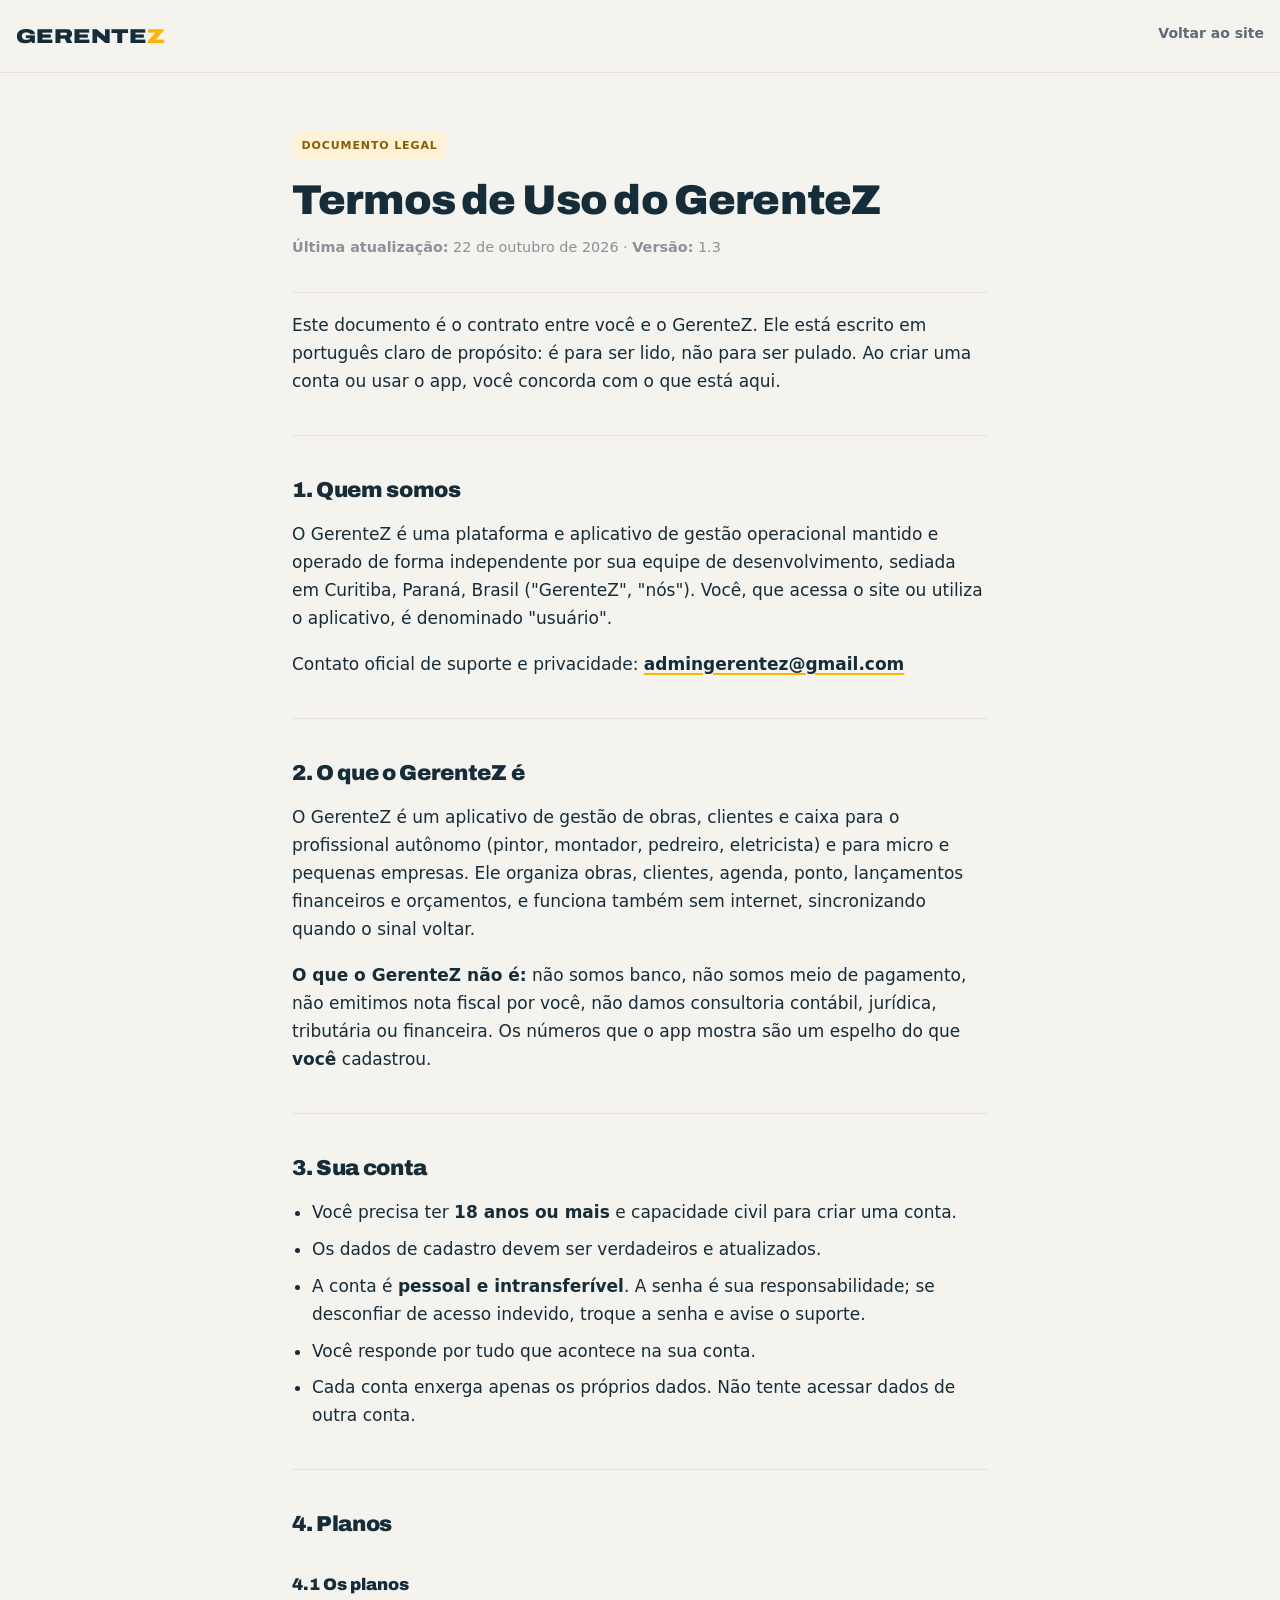
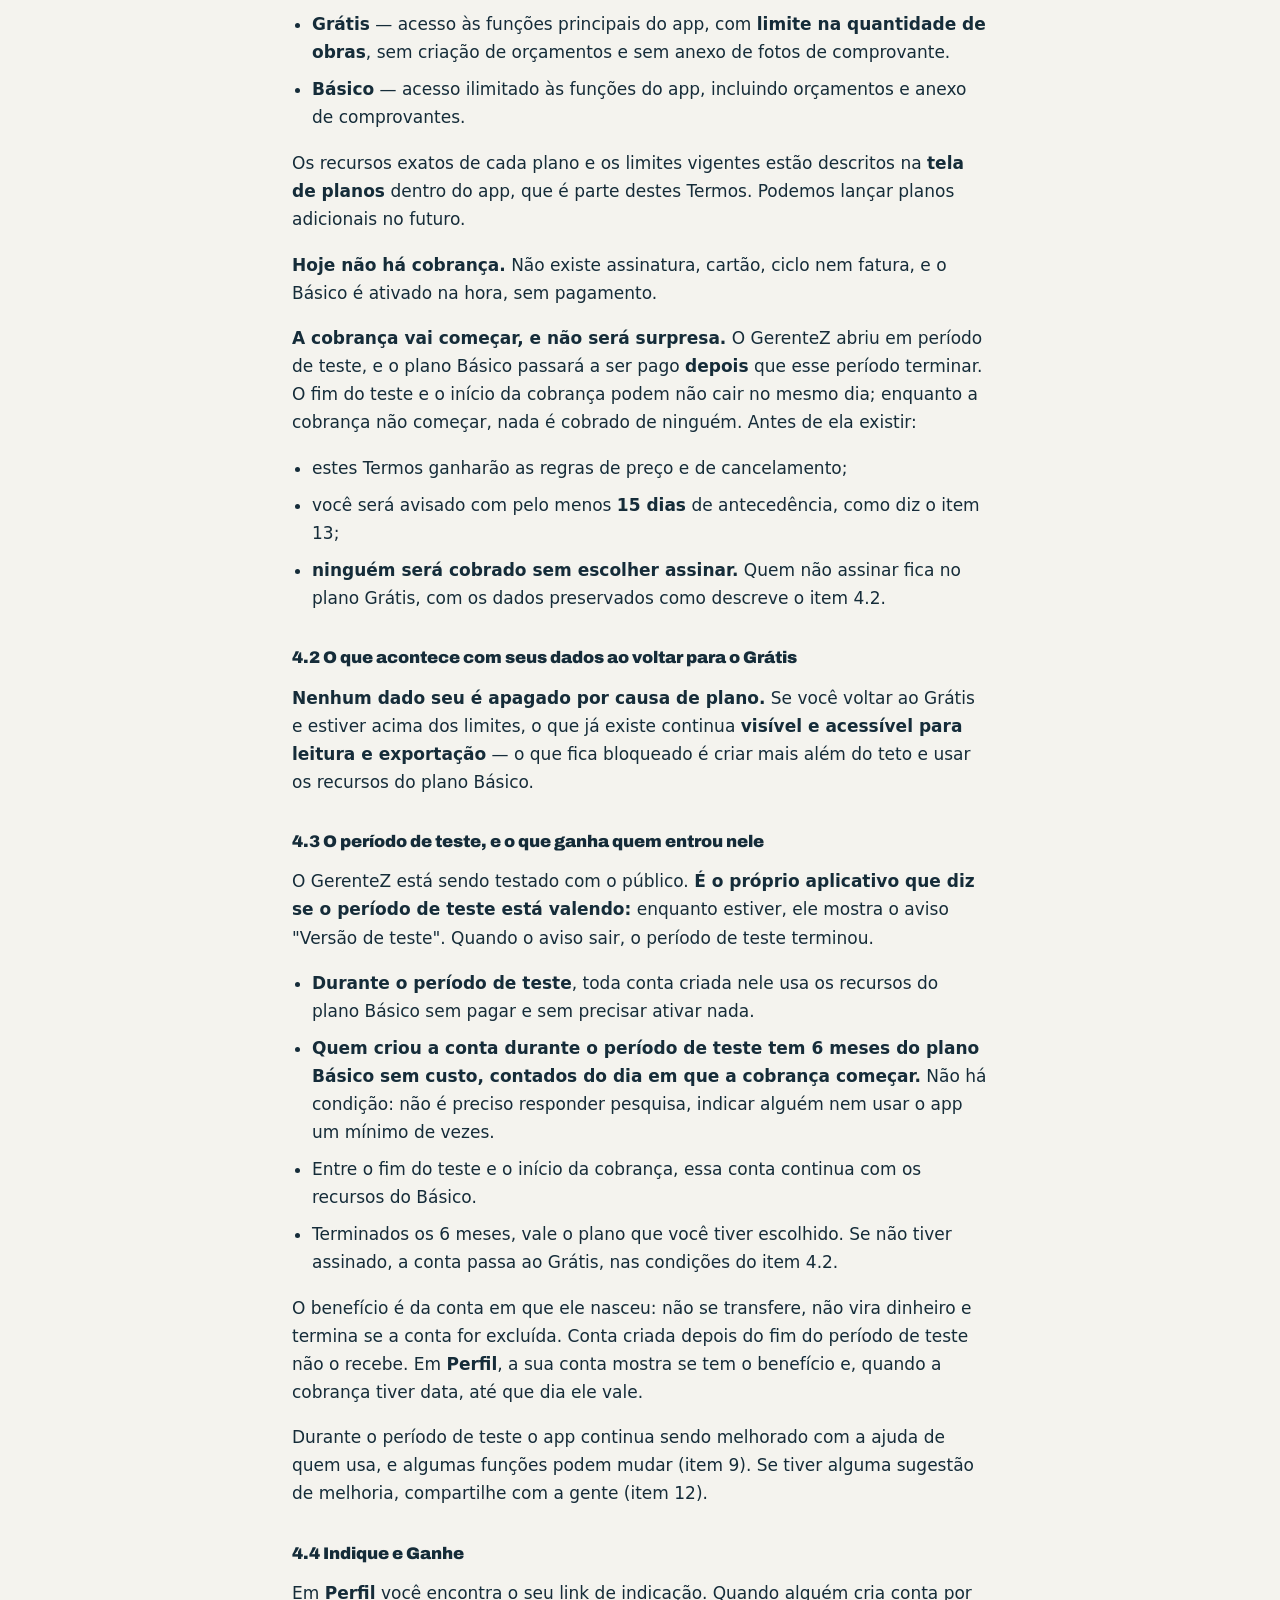
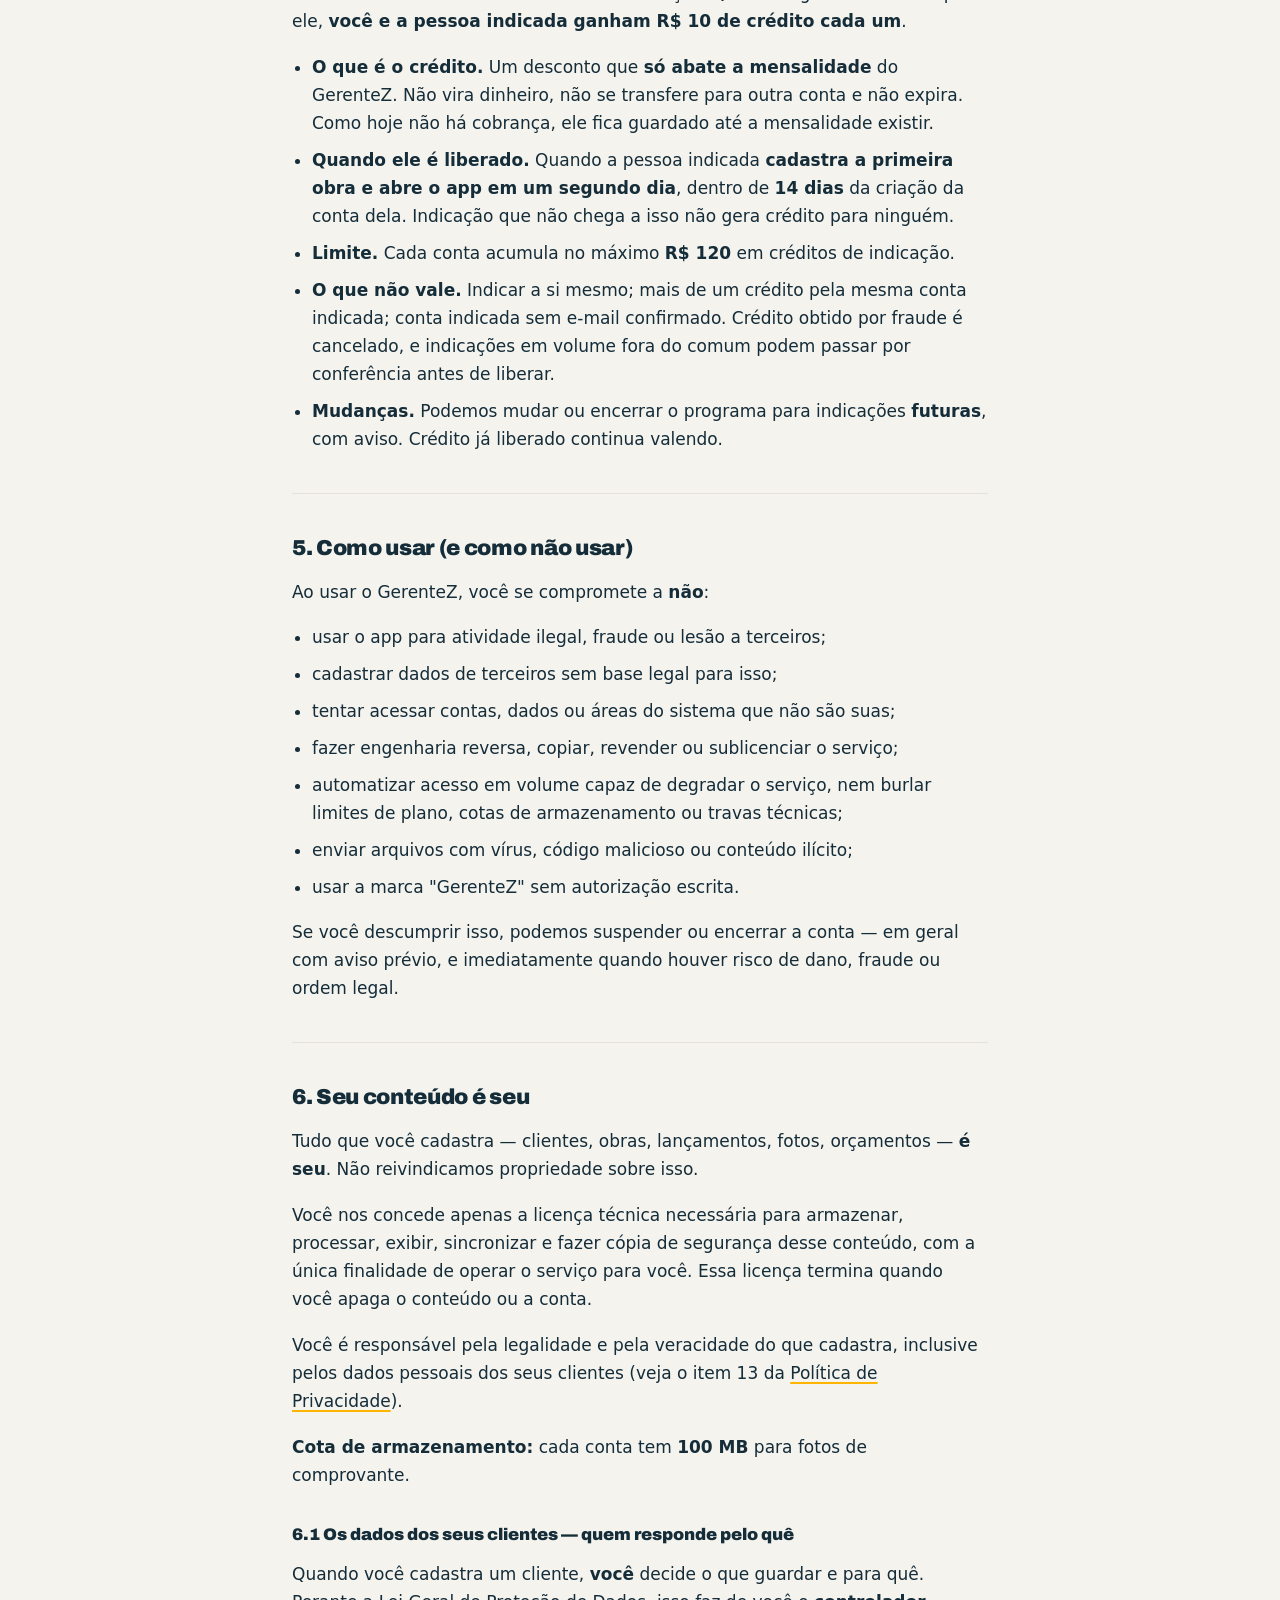
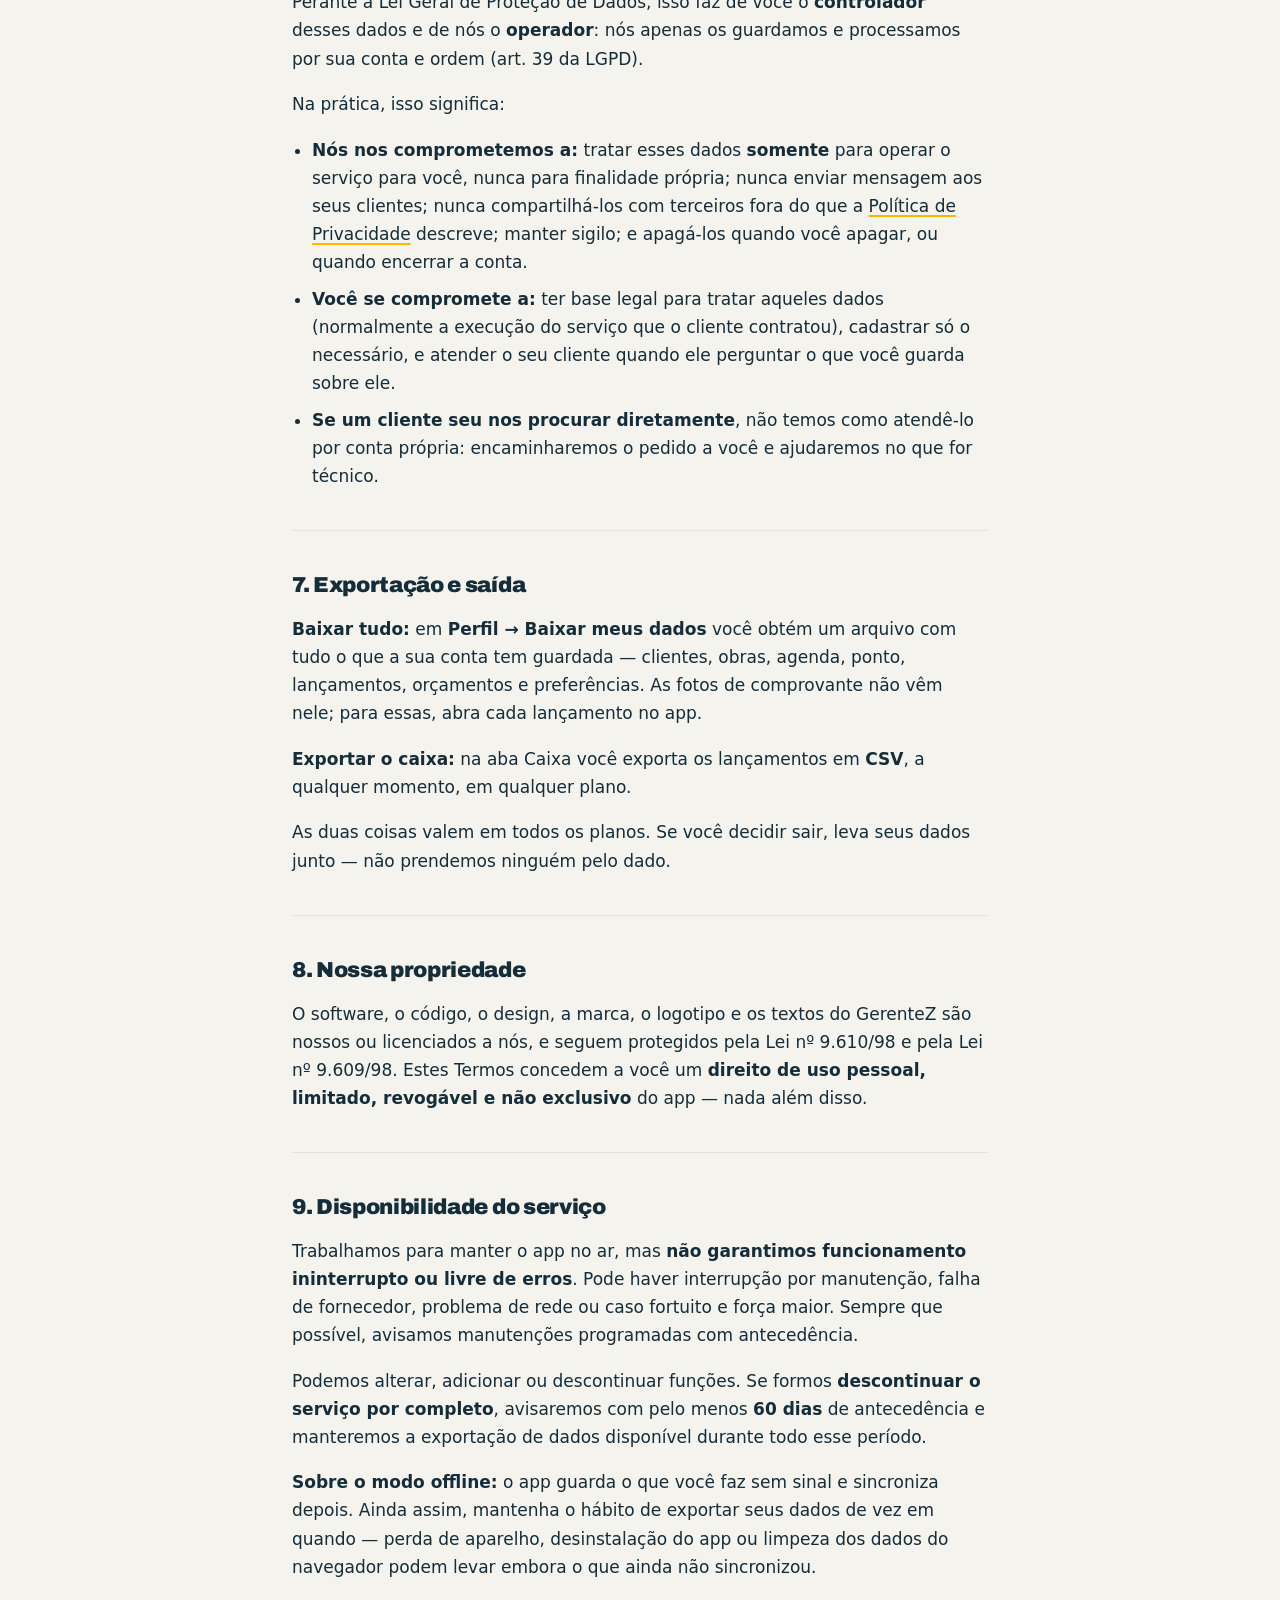
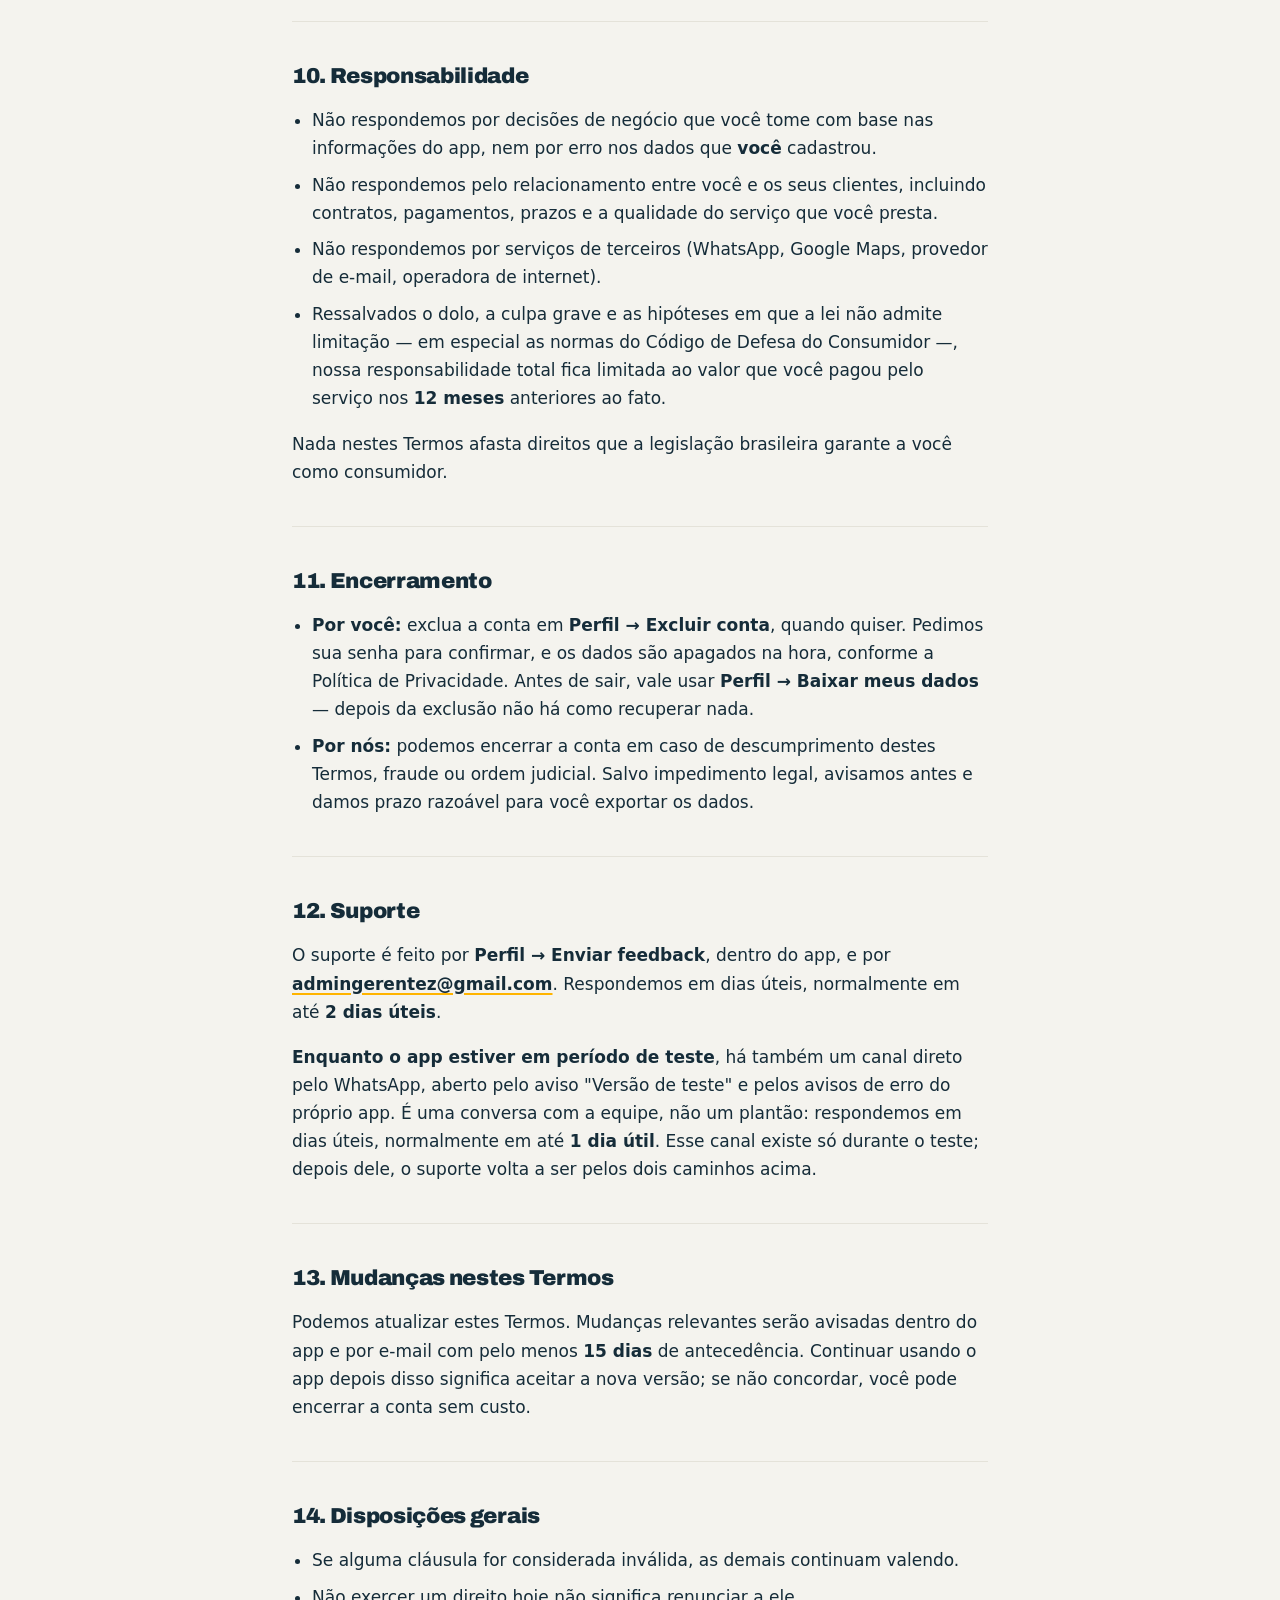
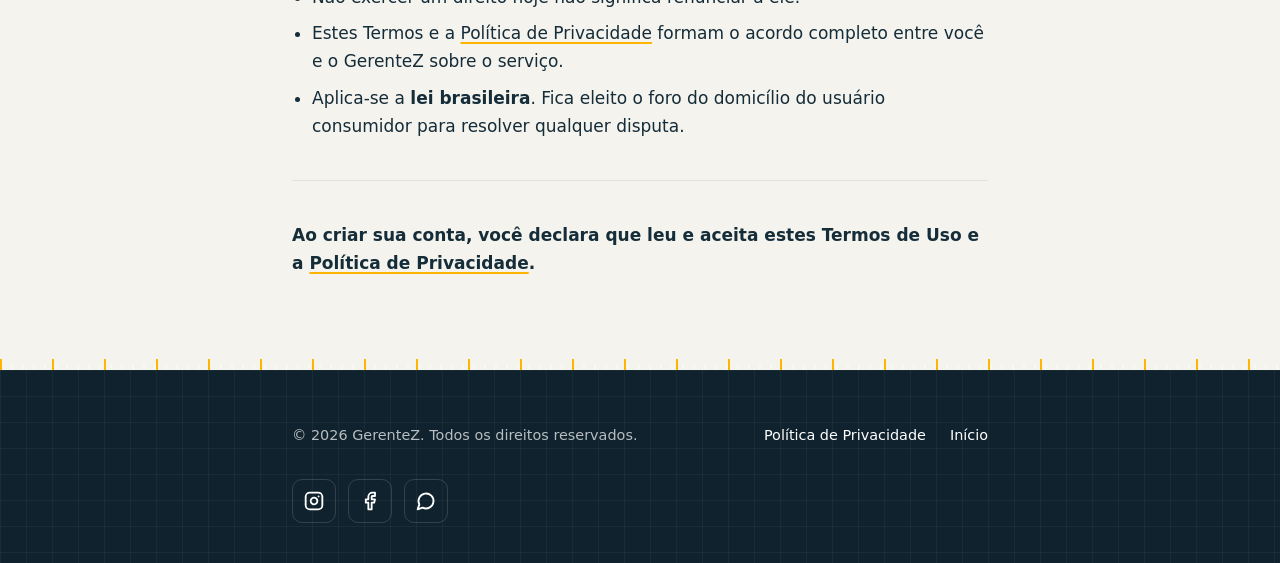
<file: termos.html>
<!DOCTYPE html>
<!--
  ARQUIVO PARCIALMENTE GERADO.
  O conteúdo entre LEGAL:INICIO e LEGAL:FIM é escrito automaticamente
  a partir de docs/legal/ no repositório `gerentez`. Editar aqui é trabalho perdido:
  a próxima sincronia sobrescreve. Para mudar o texto, mude a fonte.
-->
<html lang="pt-BR">
<head>
    <meta charset="UTF-8">
    <meta name="viewport" content="width=device-width, initial-scale=1.0">

    <title>Termos de Uso | GerenteZ</title>
    <meta name="description" content="O contrato entre você e o GerenteZ: conta, planos, uso permitido, seu conteúdo, exportação e responsabilidades.">
    <meta name="theme-color" content="#152C39">
    <link rel="icon" href="favicon.svg" type="image/svg+xml">
    <link rel="canonical" href="https://www.gerentez.com.br/termos.html">

    <link rel="preconnect" href="https://fonts.googleapis.com">
    <link rel="preconnect" href="https://fonts.gstatic.com" crossorigin>
    <link rel="stylesheet"
          href="https://fonts.googleapis.com/css2?family=Archivo:wdth,wght@62..125,400..900&display=swap">
    <link rel="stylesheet" href="legal.css">
</head>
<body>

    <header class="gz-topo">
        <div class="gz-topo-caixa">
            <a href="index.html" class="gz-marca" aria-label="GerenteZ, página inicial">
                <span class="gz-display">Gerente<span class="z">Z</span></span>
            </a>
            <a href="index.html" class="gz-voltar">Voltar ao site</a>
        </div>
    </header>

    <main class="gz-doc">
        <!-- LEGAL:INICIO -->
        <p class="gz-rotulo gz-doc-selo">Documento legal</p>
        <h1>Termos de Uso do GerenteZ</h1>
        <p class="gz-doc-data"><strong>Última atualização:</strong> 22 de outubro de 2026 &middot; <strong>Versão:</strong> 1.3</p>
        <p>Este documento é o contrato entre você e o GerenteZ. Ele está escrito em português
        claro de propósito: é para ser lido, não para ser pulado. Ao criar uma conta ou usar
        o app, você concorda com o que está aqui.</p>
        <hr />
        <h2 id="quem-somos">1. Quem somos</h2>
        <p>O GerenteZ é uma plataforma e aplicativo de gestão operacional mantido e operado de
        forma independente por sua equipe de desenvolvimento, sediada em Curitiba, Paraná,
        Brasil ("GerenteZ", "nós"). Você, que acessa o site ou utiliza o aplicativo, é
        denominado "usuário".</p>
        <p>Contato oficial de suporte e privacidade: <strong><a href="mailto:admingerentez@gmail.com">admingerentez@gmail.com</a></strong></p>
        <hr />
        <h2 id="o-que-e">2. O que o GerenteZ é</h2>
        <p>O GerenteZ é um aplicativo de gestão de obras, clientes e caixa para o profissional
        autônomo (pintor, montador, pedreiro, eletricista) e para micro e pequenas empresas.
        Ele organiza obras, clientes, agenda, ponto, lançamentos financeiros e orçamentos, e
        funciona também sem internet, sincronizando quando o sinal voltar.</p>
        <p><strong>O que o GerenteZ não é:</strong> não somos banco, não somos meio de pagamento, não emitimos
        nota fiscal por você, não damos consultoria contábil, jurídica, tributária ou
        financeira. Os números que o app mostra são um espelho do que <strong>você</strong> cadastrou.</p>
        <hr />
        <h2 id="conta">3. Sua conta</h2>
        <ul>
        <li>Você precisa ter <strong>18 anos ou mais</strong> e capacidade civil para criar uma conta.</li>
        <li>Os dados de cadastro devem ser verdadeiros e atualizados.</li>
        <li>A conta é <strong>pessoal e intransferível</strong>. A senha é sua responsabilidade; se
          desconfiar de acesso indevido, troque a senha e avise o suporte.</li>
        <li>Você responde por tudo que acontece na sua conta.</li>
        <li>Cada conta enxerga apenas os próprios dados. Não tente acessar dados de outra conta.</li>
        </ul>
        <hr />
        <h2 id="planos">4. Planos</h2>
        <h3>4.1 Os planos</h3>
        <ul>
        <li><strong>Grátis</strong> — acesso às funções principais do app, com <strong>limite na quantidade de
          obras</strong>, sem criação de orçamentos e sem anexo de fotos de comprovante.</li>
        <li><strong>Básico</strong> — acesso ilimitado às funções do app, incluindo orçamentos e anexo de
          comprovantes.</li>
        </ul>
        <p>Os recursos exatos de cada plano e os limites vigentes estão descritos na <strong>tela de
        planos</strong> dentro do app, que é parte destes Termos. Podemos lançar planos adicionais
        no futuro.</p>
        <p><strong>Hoje não há cobrança.</strong> Não existe assinatura, cartão, ciclo nem fatura, e o Básico
        é ativado na hora, sem pagamento.</p>
        <p><strong>A cobrança vai começar, e não será surpresa.</strong> O GerenteZ abriu em período de teste,
        e o plano Básico passará a ser pago <strong>depois</strong> que esse período terminar. O fim do teste
        e o início da cobrança podem não cair no mesmo dia; enquanto a cobrança não começar,
        nada é cobrado de ninguém. Antes de ela existir:</p>
        <ul>
        <li>estes Termos ganharão as regras de preço e de cancelamento;</li>
        <li>você será avisado com pelo menos <strong>15 dias</strong> de antecedência, como diz o item 13;</li>
        <li><strong>ninguém será cobrado sem escolher assinar.</strong> Quem não assinar fica no plano Grátis,
          com os dados preservados como descreve o item 4.2.</li>
        </ul>
        <h3>4.2 O que acontece com seus dados ao voltar para o Grátis</h3>
        <p><strong>Nenhum dado seu é apagado por causa de plano.</strong> Se você voltar ao Grátis e estiver
        acima dos limites, o que já existe continua <strong>visível e acessível para leitura e
        exportação</strong> — o que fica bloqueado é criar mais além do teto e usar os recursos do
        plano Básico.</p>
        <h3>4.3 O período de teste, e o que ganha quem entrou nele</h3>
        <p>O GerenteZ está sendo testado com o público. <strong>É o próprio aplicativo que diz se o
        período de teste está valendo:</strong> enquanto estiver, ele mostra o aviso "Versão de teste".
        Quando o aviso sair, o período de teste terminou.</p>
        <ul>
        <li><strong>Durante o período de teste</strong>, toda conta criada nele usa os recursos do plano
          Básico sem pagar e sem precisar ativar nada.</li>
        <li><strong>Quem criou a conta durante o período de teste tem 6 meses do plano Básico sem
          custo, contados do dia em que a cobrança começar.</strong> Não há condição: não é preciso
          responder pesquisa, indicar alguém nem usar o app um mínimo de vezes.</li>
        <li>Entre o fim do teste e o início da cobrança, essa conta continua com os recursos do
          Básico.</li>
        <li>Terminados os 6 meses, vale o plano que você tiver escolhido. Se não tiver assinado,
          a conta passa ao Grátis, nas condições do item 4.2.</li>
        </ul>
        <p>O benefício é da conta em que ele nasceu: não se transfere, não vira dinheiro e termina
        se a conta for excluída. Conta criada depois do fim do período de teste não o recebe.
        Em <strong>Perfil</strong>, a sua conta mostra se tem o benefício e, quando a cobrança tiver data,
        até que dia ele vale.</p>
        <p>Durante o período de teste o app continua sendo melhorado com a ajuda de quem usa, e
        algumas funções podem mudar (item 9). Se tiver alguma sugestão de melhoria, compartilhe
        com a gente (item 12).</p>
        <h3>4.4 Indique e Ganhe</h3>
        <p>Em <strong>Perfil</strong> você encontra o seu link de indicação. Quando alguém cria conta por ele,
        <strong>você e a pessoa indicada ganham R$ 10 de crédito cada um</strong>.</p>
        <ul>
        <li><strong>O que é o crédito.</strong> Um desconto que <strong>só abate a mensalidade</strong> do GerenteZ. Não
          vira dinheiro, não se transfere para outra conta e não expira. Como hoje não há
          cobrança, ele fica guardado até a mensalidade existir.</li>
        <li><strong>Quando ele é liberado.</strong> Quando a pessoa indicada <strong>cadastra a primeira obra e abre
          o app em um segundo dia</strong>, dentro de <strong>14 dias</strong> da criação da conta dela. Indicação
          que não chega a isso não gera crédito para ninguém.</li>
        <li><strong>Limite.</strong> Cada conta acumula no máximo <strong>R$ 120</strong> em créditos de indicação.</li>
        <li><strong>O que não vale.</strong> Indicar a si mesmo; mais de um crédito pela mesma conta indicada;
          conta indicada sem e-mail confirmado. Crédito obtido por fraude é cancelado, e
          indicações em volume fora do comum podem passar por conferência antes de liberar.</li>
        <li><strong>Mudanças.</strong> Podemos mudar ou encerrar o programa para indicações <strong>futuras</strong>, com
          aviso. Crédito já liberado continua valendo.</li>
        </ul>
        <hr />
        <h2 id="uso">5. Como usar (e como não usar)</h2>
        <p>Ao usar o GerenteZ, você se compromete a <strong>não</strong>:</p>
        <ul>
        <li>usar o app para atividade ilegal, fraude ou lesão a terceiros;</li>
        <li>cadastrar dados de terceiros sem base legal para isso;</li>
        <li>tentar acessar contas, dados ou áreas do sistema que não são suas;</li>
        <li>fazer engenharia reversa, copiar, revender ou sublicenciar o serviço;</li>
        <li>automatizar acesso em volume capaz de degradar o serviço, nem burlar limites de
          plano, cotas de armazenamento ou travas técnicas;</li>
        <li>enviar arquivos com vírus, código malicioso ou conteúdo ilícito;</li>
        <li>usar a marca "GerenteZ" sem autorização escrita.</li>
        </ul>
        <p>Se você descumprir isso, podemos suspender ou encerrar a conta — em geral com aviso
        prévio, e imediatamente quando houver risco de dano, fraude ou ordem legal.</p>
        <hr />
        <h2 id="seu-conteudo">6. Seu conteúdo é seu</h2>
        <p>Tudo que você cadastra — clientes, obras, lançamentos, fotos, orçamentos — <strong>é seu</strong>.
        Não reivindicamos propriedade sobre isso.</p>
        <p>Você nos concede apenas a licença técnica necessária para armazenar, processar,
        exibir, sincronizar e fazer cópia de segurança desse conteúdo, com a única finalidade
        de operar o serviço para você. Essa licença termina quando você apaga o conteúdo ou a
        conta.</p>
        <p>Você é responsável pela legalidade e pela veracidade do que cadastra, inclusive pelos
        dados pessoais dos seus clientes (veja o item 13 da
        <a href="privacidade.html">Política de Privacidade</a>).</p>
        <p><strong>Cota de armazenamento:</strong> cada conta tem <strong>100 MB</strong> para fotos de comprovante.</p>
        <h3>6.1 Os dados dos seus clientes — quem responde pelo quê</h3>
        <p>Quando você cadastra um cliente, <strong>você</strong> decide o que guardar e para quê. Perante a
        Lei Geral de Proteção de Dados, isso faz de você o <strong>controlador</strong> desses dados e de
        nós o <strong>operador</strong>: nós apenas os guardamos e processamos por sua conta e ordem
        (art. 39 da LGPD).</p>
        <p>Na prática, isso significa:</p>
        <ul>
        <li><strong>Nós nos comprometemos a:</strong> tratar esses dados <strong>somente</strong> para operar o serviço
          para você, nunca para finalidade própria; nunca enviar mensagem aos seus clientes;
          nunca compartilhá-los com terceiros fora do que a <a href="privacidade.html">Política de Privacidade</a> descreve;
          manter sigilo; e apagá-los quando você apagar, ou quando encerrar a conta.</li>
        <li><strong>Você se compromete a:</strong> ter base legal para tratar aqueles dados (normalmente a
          execução do serviço que o cliente contratou), cadastrar só o necessário, e atender
          o seu cliente quando ele perguntar o que você guarda sobre ele.</li>
        <li><strong>Se um cliente seu nos procurar diretamente</strong>, não temos como atendê-lo por conta
          própria: encaminharemos o pedido a você e ajudaremos no que for técnico.</li>
        </ul>
        <hr />
        <h2 id="exportacao">7. Exportação e saída</h2>
        <p><strong>Baixar tudo:</strong> em <strong>Perfil → Baixar meus dados</strong> você obtém um arquivo com tudo o
        que a sua conta tem guardada — clientes, obras, agenda, ponto, lançamentos,
        orçamentos e preferências. As fotos de comprovante não vêm nele; para essas, abra
        cada lançamento no app.</p>
        <p><strong>Exportar o caixa:</strong> na aba Caixa você exporta os lançamentos em <strong>CSV</strong>, a qualquer
        momento, em qualquer plano.</p>
        <p>As duas coisas valem em todos os planos. Se você decidir sair, leva seus dados junto
        — não prendemos ninguém pelo dado.</p>
        <hr />
        <h2 id="propriedade">8. Nossa propriedade</h2>
        <p>O software, o código, o design, a marca, o logotipo e os textos do GerenteZ são
        nossos ou licenciados a nós, e seguem protegidos pela Lei nº 9.610/98 e pela Lei nº
        9.609/98. Estes Termos concedem a você um <strong>direito de uso pessoal, limitado,
        revogável e não exclusivo</strong> do app — nada além disso.</p>
        <hr />
        <h2 id="disponibilidade">9. Disponibilidade do serviço</h2>
        <p>Trabalhamos para manter o app no ar, mas <strong>não garantimos funcionamento ininterrupto
        ou livre de erros</strong>. Pode haver interrupção por manutenção, falha de fornecedor,
        problema de rede ou caso fortuito e força maior. Sempre que possível, avisamos
        manutenções programadas com antecedência.</p>
        <p>Podemos alterar, adicionar ou descontinuar funções. Se formos <strong>descontinuar o
        serviço por completo</strong>, avisaremos com pelo menos <strong>60 dias</strong> de antecedência e
        manteremos a exportação de dados disponível durante todo esse período.</p>
        <p><strong>Sobre o modo offline:</strong> o app guarda o que você faz sem sinal e sincroniza depois.
        Ainda assim, mantenha o hábito de exportar seus dados de vez em quando — perda de
        aparelho, desinstalação do app ou limpeza dos dados do navegador podem levar embora o
        que ainda não sincronizou.</p>
        <hr />
        <h2 id="responsabilidade">10. Responsabilidade</h2>
        <ul>
        <li>Não respondemos por decisões de negócio que você tome com base nas informações do
          app, nem por erro nos dados que <strong>você</strong> cadastrou.</li>
        <li>Não respondemos pelo relacionamento entre você e os seus clientes, incluindo
          contratos, pagamentos, prazos e a qualidade do serviço que você presta.</li>
        <li>Não respondemos por serviços de terceiros (WhatsApp, Google Maps, provedor de
          e-mail, operadora de internet).</li>
        <li>Ressalvados o dolo, a culpa grave e as hipóteses em que a lei não admite limitação
          — em especial as normas do Código de Defesa do Consumidor —, nossa responsabilidade
          total fica limitada ao valor que você pagou pelo serviço nos <strong>12 meses</strong>
          anteriores ao fato.</li>
        </ul>
        <p>Nada nestes Termos afasta direitos que a legislação brasileira garante a você como
        consumidor.</p>
        <hr />
        <h2 id="encerramento">11. Encerramento</h2>
        <ul>
        <li><strong>Por você:</strong> exclua a conta em <strong>Perfil → Excluir conta</strong>, quando quiser. Pedimos
          sua senha para confirmar, e os dados são apagados na hora, conforme a Política de
          Privacidade. Antes de sair, vale usar <strong>Perfil → Baixar meus dados</strong> — depois da
          exclusão não há como recuperar nada.</li>
        <li><strong>Por nós:</strong> podemos encerrar a conta em caso de descumprimento destes Termos,
          fraude ou ordem judicial. Salvo impedimento legal, avisamos antes e damos prazo
          razoável para você exportar os dados.</li>
        </ul>
        <hr />
        <h2 id="suporte">12. Suporte</h2>
        <p>O suporte é feito por <strong>Perfil → Enviar feedback</strong>, dentro do app, e por
        <strong><a href="mailto:admingerentez@gmail.com">admingerentez@gmail.com</a></strong>. Respondemos em dias úteis, normalmente em até <strong>2 dias
        úteis</strong>.</p>
        <p><strong>Enquanto o app estiver em período de teste</strong>, há também um canal direto pelo
        WhatsApp, aberto pelo aviso "Versão de teste" e pelos avisos de erro do próprio app. É
        uma conversa com a equipe, não um plantão: respondemos em dias úteis, normalmente em
        até <strong>1 dia útil</strong>. Esse canal existe só durante o teste; depois dele, o suporte volta
        a ser pelos dois caminhos acima.</p>
        <hr />
        <h2 id="mudancas">13. Mudanças nestes Termos</h2>
        <p>Podemos atualizar estes Termos. Mudanças relevantes serão avisadas dentro do app e
        por e-mail com pelo menos <strong>15 dias</strong> de antecedência. Continuar usando o app depois
        disso significa aceitar a nova versão; se não concordar, você pode encerrar a conta
        sem custo.</p>
        <hr />
        <h2 id="gerais">14. Disposições gerais</h2>
        <ul>
        <li>Se alguma cláusula for considerada inválida, as demais continuam valendo.</li>
        <li>Não exercer um direito hoje não significa renunciar a ele.</li>
        <li>Estes Termos e a <a href="privacidade.html">Política de Privacidade</a> formam o
          acordo completo entre você e o GerenteZ sobre o serviço.</li>
        <li>Aplica-se a <strong>lei brasileira</strong>. Fica eleito o foro do domicílio do usuário
          consumidor para resolver qualquer disputa.</li>
        </ul>
        <hr />
        <p><strong>Ao criar sua conta, você declara que leu e aceita estes Termos de Uso e a
        <a href="privacidade.html">Política de Privacidade</a>.</strong></p>
        <!-- LEGAL:FIM -->
    </main>

    <div class="gz-regua" aria-hidden="true"></div>

    <footer class="gz-prancha gz-rodape">
        <div class="gz-rodape-caixa">
            <p>&copy; 2026 GerenteZ. Todos os direitos reservados.</p>
            <div class="gz-rodape-links">
                <a href="privacidade.html">Política de Privacidade</a>
                <a href="index.html">Início</a>
            </div>
            <div class="gz-rodape-redes">
                <a href="https://www.instagram.com/gerentezapp/" target="_blank" rel="noopener" aria-label="Instagram do GerenteZ">
                    <svg viewBox="0 0 24 24" aria-hidden="true"><rect width="20" height="20" x="2" y="2" rx="5" ry="5"/><path d="M16 11.37A4 4 0 1 1 12.63 8 4 4 0 0 1 16 11.37z"/><line x1="17.5" x2="17.51" y1="6.5" y2="6.5"/></svg>
                </a>
                <a href="https://www.facebook.com/gerentezapp" target="_blank" rel="noopener" aria-label="Facebook do GerenteZ">
                    <svg viewBox="0 0 24 24" aria-hidden="true"><path d="M18 2h-3a5 5 0 0 0-5 5v3H7v4h3v8h4v-8h3l1-4h-4V7a1 1 0 0 1 1-1h3z"/></svg>
                </a>
                <a href="https://wa.me/5541996476282" target="_blank" rel="noopener" aria-label="WhatsApp do GerenteZ">
                    <svg viewBox="0 0 24 24" aria-hidden="true"><path d="M7.9 20A9 9 0 1 0 4 16.1L2 22Z"/></svg>
                </a>
            </div>
        </div>
    </footer>

</body>
</html>
</file>
<file: legal.css>
/* Folha das páginas jurídicas (Política de Privacidade e Termos de Uso).
   Documento para ser lido, não para vender: sem animação, sem CTA, sem cor
   fora da paleta. Reaproveita as fichas técnicas do index.html. */

:root {
    --gz-ambar:        #FFB400;
    --gz-ambar-fraco:  #FEF3D6;
    --gz-ambar-texto:  #8A5B00;
    --gz-chumbo:       #152C39;
    --gz-chumbo-fundo: #0F222D;
    --gz-gelo:         #F4F3EE;
    --gz-tinta:        #5C6B75;
    --gz-mudo:         #8A9199;
    --gz-linha:        #E4E2D9;

    --gz-fonte-display: 'Archivo', ui-sans-serif, system-ui, -apple-system, 'Segoe UI', Roboto, sans-serif;
    --gz-fonte-corpo:   ui-sans-serif, system-ui, -apple-system, 'Segoe UI', Roboto, sans-serif;
}

*, *::before, *::after { box-sizing: border-box; }

body {
    margin: 0;
    font-family: var(--gz-fonte-corpo);
    background: var(--gz-gelo);
    color: var(--gz-chumbo);
    font-size: 17px;
    line-height: 1.65;
    -webkit-text-size-adjust: 100%;
}

/* Letreiro de obra: Archivo estendida, caixa alta. Nunca em parágrafo. */
.gz-display {
    font-family: var(--gz-fonte-display);
    font-stretch: 125%;
    text-transform: uppercase;
    letter-spacing: .02em;
    font-weight: 900;
}

.gz-titulo {
    font-family: var(--gz-fonte-display);
    font-weight: 900;
    letter-spacing: -.015em;
}

.gz-rotulo {
    font-size: 11px;
    font-weight: 800;
    text-transform: uppercase;
    letter-spacing: .08em;
    line-height: 1.4;
}

/* §8.1 Régua — divisor de assinatura */
.gz-regua {
    height: 11px;
    background-repeat: repeat-x;
    background-position: left bottom, left bottom;
    background-image:
        linear-gradient(90deg, #FFB400 0 2px, transparent 2px),
        linear-gradient(90deg, rgba(255,255,255,.3) 0 2px, transparent 2px);
    background-size: 52px 11px, 11px 6px;
}

/* §8.3 Prancheta */
.gz-prancha {
    background-color: var(--gz-chumbo-fundo);
    background-image:
        linear-gradient(rgba(255,255,255,.045) 1px, transparent 1px),
        linear-gradient(90deg, rgba(255,255,255,.045) 1px, transparent 1px);
    background-size: 26px 26px;
}

/* ---- Cabeçalho ---- */

.gz-topo {
    background: rgba(244,243,238,.95);
    border-bottom: 1px solid var(--gz-linha);
    position: sticky;
    top: 0;
    z-index: 10;
    backdrop-filter: blur(8px);
}

.gz-topo-caixa {
    max-width: 80rem;
    margin: 0 auto;
    padding: 0 1rem;
    height: 4.5rem;
    display: flex;
    align-items: center;
    justify-content: space-between;
    gap: 1rem;
}

.gz-marca {
    display: inline-flex;
    align-items: center;
    text-decoration: none;
    color: var(--gz-chumbo);
}
.gz-marca span { font-size: 1.25rem; }
.gz-marca .z { color: var(--gz-ambar); }

.gz-voltar {
    color: var(--gz-tinta);
    font-weight: 700;
    font-size: .875rem;
    text-decoration: none;
    border-bottom: 2px solid transparent;
    padding-bottom: .125rem;
}
.gz-voltar:hover { color: var(--gz-chumbo); border-bottom-color: var(--gz-ambar); }

/* ---- Documento ---- */

.gz-doc {
    max-width: 46rem;
    margin: 0 auto;
    padding: 3.5rem 1.25rem 4rem;
}

.gz-doc-selo {
    display: inline-block;
    background: var(--gz-ambar-fraco);
    color: var(--gz-ambar-texto);
    border-radius: 6px;
    padding: .35rem .6rem;
    margin-bottom: 1.25rem;
}

.gz-doc h1 {
    font-family: var(--gz-fonte-display);
    font-weight: 900;
    letter-spacing: -.02em;
    font-size: clamp(1.9rem, 5vw, 2.6rem);
    line-height: 1.15;
    margin: 0 0 .75rem;
}

.gz-doc-data {
    color: var(--gz-mudo);
    font-size: .9rem;
    margin: 0 0 2.5rem;
    padding-bottom: 2rem;
    border-bottom: 1px solid var(--gz-linha);
}

/* Aviso do que mudou de uma versão para a outra. Fica antes do documento,
   para quem já leu a anterior não precisar reler tudo para achar a diferença. */
.gz-nota {
    background: #FFFFFF;
    border: 1px solid var(--gz-linha);
    border-left: 4px solid var(--gz-ambar);
    border-radius: 12px;
    padding: 1.25rem 1.4rem;
    margin: 0 0 1.75rem;
}
.gz-nota p:last-child { margin-bottom: 0; }
.gz-nota-titulo {
    font-family: var(--gz-fonte-display);
    font-weight: 900;
    font-size: .95rem;
    margin: 0 0 .6rem;
}

.gz-doc h2 {
    font-family: var(--gz-fonte-display);
    font-weight: 900;
    letter-spacing: -.015em;
    font-size: 1.35rem;
    line-height: 1.3;
    margin: 3rem 0 1rem;
    scroll-margin-top: 6rem;
}

.gz-doc h3 {
    font-family: var(--gz-fonte-display);
    font-weight: 900;
    font-size: 1.05rem;
    margin: 2rem 0 .75rem;
}

.gz-doc p { margin: 0 0 1.1rem; }
.gz-doc ul, .gz-doc ol { margin: 0 0 1.1rem; padding-left: 1.25rem; }
.gz-doc li { margin-bottom: .55rem; }
.gz-doc strong { font-weight: 700; }

/* Trecho literal no meio da frase (domínio, caminho). O font-size vai
   explicitado porque o navegador encolhe o que é monoespaçado, e a 17px
   de corpo a diferença fica visível. */
.gz-doc code {
    font-family: ui-monospace, SFMono-Regular, 'SF Mono', Menlo, Consolas, monospace;
    font-size: .9em;
    background: #FFFFFF;
    border: 1px solid var(--gz-linha);
    border-radius: 5px;
    padding: .1em .35em;
    white-space: nowrap;
}

.gz-doc a {
    color: var(--gz-chumbo);
    text-decoration: underline;
    text-decoration-color: var(--gz-ambar);
    text-decoration-thickness: 2px;
    text-underline-offset: 3px;
}
.gz-doc a:hover { color: var(--gz-ambar-texto); }

.gz-doc hr {
    border: 0;
    border-top: 1px solid var(--gz-linha);
    margin: 2.5rem 0;
}

/* O documento gerado abre cada seção com um <hr>. Sem isto, a margem da
   régua e a do título se somam e o vão dobra 15 vezes por página. */
.gz-doc hr + h2 { margin-top: 2rem; }

/* Tabelas: rolam sozinhas no celular em vez de estourar a página */
.gz-tabela-caixa {
    overflow-x: auto;
    margin: 0 0 1.5rem;
    border: 1px solid var(--gz-linha);
    border-radius: 12px;
    background: #FFFFFF;
}
.gz-doc table {
    border-collapse: collapse;
    width: 100%;
    min-width: 30rem;
    font-size: .95rem;
}
.gz-doc th, .gz-doc td {
    text-align: left;
    padding: .75rem 1rem;
    border-bottom: 1px solid var(--gz-linha);
    vertical-align: top;
}
.gz-doc thead th {
    background: #FFFFFF;
    font-family: var(--gz-fonte-display);
    font-weight: 900;
    font-size: .8rem;
    text-transform: uppercase;
    letter-spacing: .05em;
    color: var(--gz-tinta);
}
.gz-doc tbody tr:last-child td { border-bottom: 0; }

/* ---- Rodapé ---- */

.gz-rodape {
    color: rgba(255,255,255,.7);
    padding: 2.5rem 0;
    font-size: .9rem;
}
.gz-rodape-caixa {
    max-width: 46rem;
    margin: 0 auto;
    padding: 0 1.25rem;
    display: flex;
    flex-wrap: wrap;
    justify-content: space-between;
    align-items: center;
    gap: 1rem;
}
.gz-rodape a { color: #FFFFFF; text-decoration: none; }
.gz-rodape a:hover { color: var(--gz-ambar); }
.gz-rodape-links { display: flex; gap: 1.5rem; }

/* Os mesmos ícones Lucide do rodapé do index.html, desenhados inline
   porque aqui não há a folha de símbolos. */
.gz-rodape-redes { display: flex; gap: .75rem; }
.gz-rodape-redes a {
    width: 2.75rem;
    height: 2.75rem;
    border: 1px solid rgba(255,255,255,.15);
    border-radius: 10px;
    display: flex;
    align-items: center;
    justify-content: center;
}
.gz-rodape-redes a:hover { border-color: var(--gz-ambar); }
.gz-rodape-redes svg {
    width: 1.25rem;
    height: 1.25rem;
    fill: none;
    stroke: currentColor;
    stroke-width: 2.2;
    stroke-linecap: round;
    stroke-linejoin: round;
}
</file>
